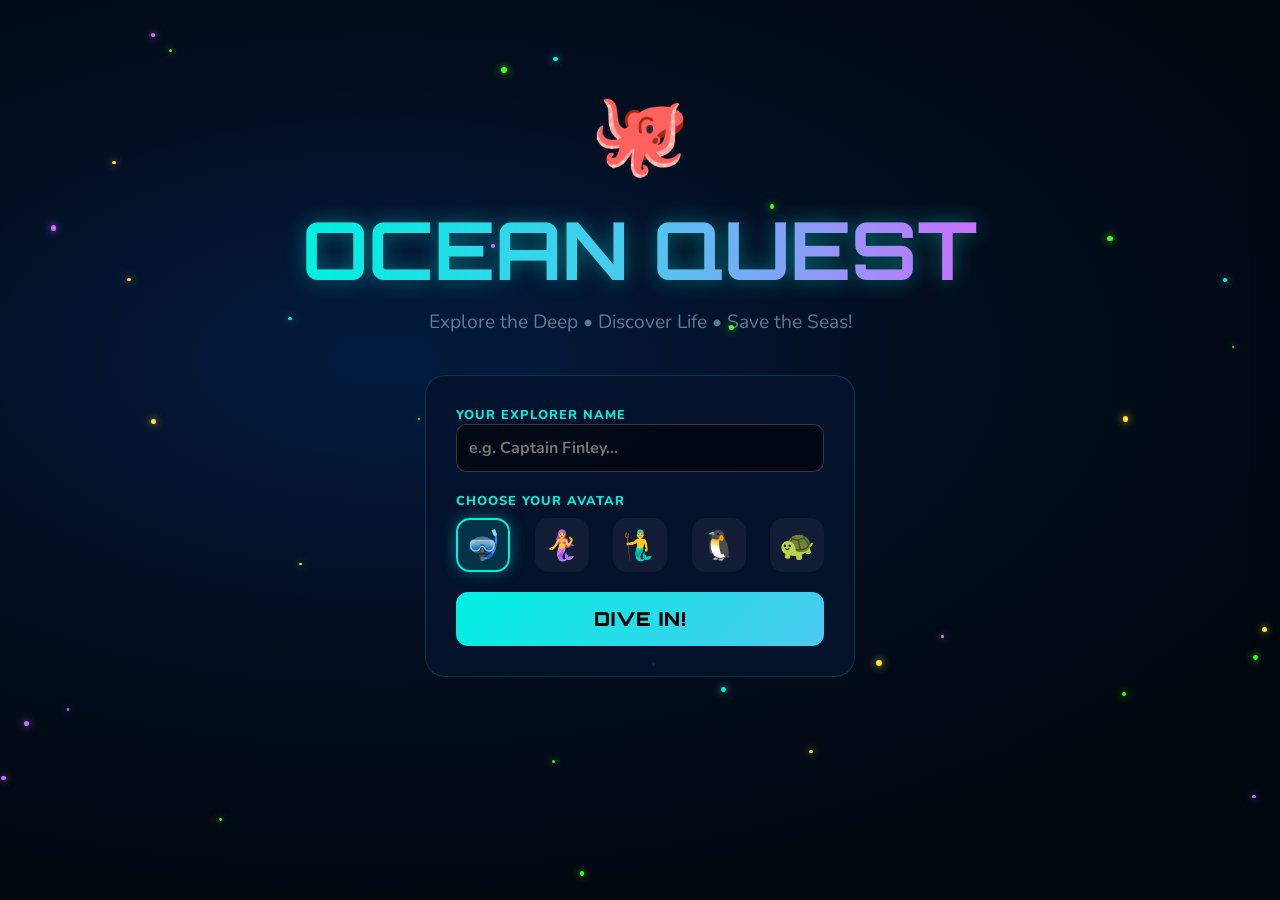
<file: ecology.html>
<!DOCTYPE html>
<html lang="en">
<head>
    <meta charset="UTF-8">
    <meta name="viewport" content="width=device-width, initial-scale=1.0">
    <title>Ocean Quest - Deep Sea Ecology Adventure</title>
    <script src="creature-data.js"></script>
    <script src="badge-system.js"></script>
    <link href="https://fonts.googleapis.com/css2?family=Orbitron:wght@700;900&family=Nunito:wght@600;700;800;900&display=swap" rel="stylesheet">
    <style>
        :root {
            --bg: #030d1e;
            --card-bg: rgba(4, 18, 44, 0.90);
            --card-border: rgba(0, 230, 220, 0.18);
            --cyan: #00f0e0;
            --cyan2: #4cc9f0;
            --green: #39ff14;
            --purple: #c96fff;
            --yellow: #ffe234;
            --red: #ff4d4d;
            --gold: #ffd700;
            --xp: #44ff88;
            --text: rgba(220, 245, 255, 1);
            --dim: rgba(160, 210, 235, 0.55);
        }

        * { box-sizing: border-box; margin: 0; padding: 0; }

        body {
            font-family: 'Nunito', sans-serif;
            background-color: var(--bg);
            color: var(--text);
            overflow-x: hidden;
            min-height: 100vh;
        }

        h1, h2, h3, h4, .orbitron { font-family: 'Orbitron', sans-serif; }
        button { cursor: pointer; border: none; outline: none; font-family: inherit; }

        /* Layers */
        #confetti-canvas { position: fixed; top: 0; left: 0; width: 100vw; height: 100vh; pointer-events: none; z-index: 9999; }
        #ocean-bg { position: fixed; top: 0; left: 0; width: 100vw; height: 100vh; z-index: 0; background: radial-gradient(ellipse 80% 60% at 30% 40%, #021b40 0%, #030d1e 55%, #010810 100%); overflow: hidden; }
        #hud { position: fixed; top: 0; left: 0; width: 100%; height: 60px; z-index: 200; background: rgba(2, 10, 25, 0.85); backdrop-filter: blur(8px); border-bottom: 1px solid var(--card-border); display: flex; align-items: center; justify-content: space-between; padding: 0 20px; transition: opacity 0.5s; }
        .screen { position: relative; z-index: 10; min-height: 100vh; padding-top: 80px; padding-bottom: 40px; display: flex; flex-direction: column; align-items: center; }
        
        /* Modals */
        .modal { position: fixed; inset: 0; background: rgba(0, 5, 15, 0.85); backdrop-filter: blur(4px); z-index: 500; display: flex; align-items: center; justify-content: center; opacity: 0; pointer-events: none; transition: opacity 0.3s ease; }
        .modal.active { opacity: 1; pointer-events: all; }
        .mbox { background: #04122e; border: 2px solid var(--cyan); border-radius: 26px; width: 90%; max-width: 520px; max-height: 88vh; overflow-y: auto; position: relative; padding: 25px; transform: scale(0.93) translateY(18px); transition: transform 0.4s cubic-bezier(0.175, 0.885, 0.32, 1.275); box-shadow: 0 10px 40px rgba(0, 240, 224, 0.15); }
        .modal.active .mbox { transform: scale(1) translateY(0); }
        .mclose { position: absolute; top: 15px; right: 15px; width: 30px; height: 30px; border-radius: 50%; background: rgba(255,255,255,0.1); color: white; font-weight: bold; border: 1px solid rgba(255,255,255,0.3); z-index: 10; }
        .mclose:hover { background: var(--red); border-color: var(--red); }

        /* Overlays */
        #lvl-overlay { position: fixed; inset: 0; background: rgba(0,0,0,0.8); z-index: 9997; display: flex; align-items: center; justify-content: center; opacity: 0; pointer-events: none; transition: opacity 0.4s; }
        .lvl-card { text-align: center; background: radial-gradient(circle, rgba(255,215,0,0.2) 0%, transparent 70%); padding: 40px; border-radius: 20px; transform: scale(0.8); transition: transform 0.4s; }
        #lvl-overlay.show { opacity: 1; pointer-events: all; }
        #lvl-overlay.show .lvl-card { transform: scale(1); }
        #lvl-text { font-size: 3.5rem; color: var(--gold); text-shadow: 0 0 20px var(--gold); font-family: 'Orbitron'; margin-bottom: 10px; }
        #lvl-sub { font-size: 1.4rem; font-weight: 800; color: white; }

        #badge-toast { position: fixed; bottom: 30px; left: 50%; transform: translateX(-50%) translateY(120px); z-index: 9998; background: var(--card-bg); border: 2px solid var(--cyan); border-radius: 50px; padding: 12px 24px; font-weight: 800; font-size: 1.1rem; box-shadow: 0 0 20px rgba(0,240,224,0.3); display: flex; align-items: center; gap: 10px; transition: transform 0.5s cubic-bezier(0.175, 0.885, 0.32, 1.275); }
        #badge-toast.show { transform: translateX(-50%) translateY(0); }
        
        .xp-pop { position: fixed; font-family: 'Orbitron'; font-size: 1.3rem; color: var(--xp); text-shadow: 0 0 10px var(--xp); z-index: 9999; pointer-events: none; animation: xpfly 1.4s ease-out forwards; }

        /* Utils & Animations */
        .hidden { display: none !important; }
        @keyframes rise { 0% { transform: translateY(100vh) translateX(0); opacity: 0; } 10% { opacity: 0.6; } 90% { opacity: 0.6; } 100% { transform: translateY(-10vh) translateX(calc(var(--drift) * 1px)); opacity: 0; } }
        @keyframes blink { 0%, 100% { opacity: 0; transform: scale(0.4); } 50% { opacity: 1; transform: scale(1.3); } }
        @keyframes float { 0%, 100% { transform: translateY(0); } 50% { transform: translateY(-10px); } }
        @keyframes popin { 0% { transform: scale(0) rotate(-180deg); } 100% { transform: scale(1) rotate(0); } }
        @keyframes shake { 0%, 100% { transform: translateX(0); } 25% { transform: translateX(-5px); } 75% { transform: translateX(5px); } }
        @keyframes pulse-glow { 0%, 100% { box-shadow: 0 0 10px var(--gold); border-color: var(--gold); } 50% { box-shadow: 0 0 25px var(--gold); border-color: #fff; } }
        @keyframes xpfly { 0% { transform: translateY(0) scale(1); opacity: 1; } 100% { transform: translateY(-75px) scale(1.4); opacity: 0; } }
        
        .bubble { position: absolute; border-radius: 50%; background: rgba(0, 240, 224, 0.15); border: 1px solid rgba(0, 240, 224, 0.3); animation: rise linear infinite; }
        .gldot { position: absolute; border-radius: 50%; animation: blink ease-in-out infinite; box-shadow: 0 0 8px currentColor; }

        /* HUD Components */
        .hud-left, .hud-right, .hud-center { display: flex; align-items: center; gap: 15px; }
        .hud-logo { font-size: 1.2rem; color: var(--cyan); text-shadow: 0 0 8px var(--cyan); letter-spacing: 1px; }
        .hud-profile { display: flex; align-items: center; gap: 8px; font-weight: 900; }
        .hud-lvl { background: var(--cyan); color: #000; padding: 2px 8px; border-radius: 12px; font-size: 0.8rem; font-weight: bold; }
        .hud-xp-box { display: flex; flex-direction: column; width: 120px; font-size: 0.7rem; color: var(--dim); }
        .hud-bar-bg { width: 100%; height: 7px; background: rgba(255,255,255,0.1); border-radius: 4px; overflow: hidden; margin-top: 2px; }
        .hud-bar-fill { height: 100%; background: var(--green); width: 0%; transition: width 0.9s ease-out; }
        .hud-score { color: var(--gold); font-size: 1.1rem; text-shadow: 0 0 5px rgba(255,215,0,0.5); }
        .hud-health-box { width: 140px; display: flex; flex-direction: column; font-size: 0.7rem; color: var(--dim); font-weight: bold; }
        .hud-health-fill { height: 100%; background: linear-gradient(90deg, var(--red) 0%, orange 50%, var(--green) 100%); width: 0%; transition: width 1s; }

        /* Setup Screen */
        .welcome-title { font-size: clamp(2.5rem, 8vw, 5rem); text-align: center; background: linear-gradient(90deg, var(--cyan), #4cc9f0, var(--purple)); -webkit-background-clip: text; -webkit-text-fill-color: transparent; filter: drop-shadow(0 0 10px rgba(0,240,224,0.4)); margin: 10px 0; }
        .welcome-sub { font-size: 1.2rem; color: var(--dim); margin-bottom: 40px; text-align: center; }
        .giant-emoji { font-size: 5rem; animation: float 4s ease-in-out infinite; }
        .setup-box { background: var(--card-bg); border: 1px solid var(--card-border); border-radius: 20px; padding: 30px; width: 90%; max-width: 430px; display: flex; flex-direction: column; gap: 20px; }
        .input-lbl { font-size: 0.8rem; color: var(--cyan); font-weight: 800; letter-spacing: 1px; text-transform: uppercase; }
        #player-name { background: rgba(0,0,0,0.5); border: 1px solid rgba(255,255,255,0.2); color: white; padding: 12px; border-radius: 10px; font-family: 'Nunito'; font-size: 1rem; font-weight: 700; outline: none; transition: border-color 0.3s, box-shadow 0.3s; }
        #player-name:focus { border-color: var(--cyan); box-shadow: 0 0 10px rgba(0,240,224,0.3); }
        .avatar-grid { display: flex; justify-content: space-between; gap: 10px; }
        .av-btn { font-size: 1.8rem; width: 54px; height: 54px; border-radius: 14px; background: rgba(255,255,255,0.05); border: 2px solid transparent; transition: all 0.2s; }
        .av-btn:hover { background: rgba(255,255,255,0.1); }
        .av-btn.sel { border-color: var(--cyan); background: rgba(0,240,224,0.15); box-shadow: 0 0 15px rgba(0,240,224,0.4); }
        .btn-primary { background: linear-gradient(135deg, var(--cyan), var(--cyan2)); color: #000; font-size: 1.2rem; padding: 15px; border-radius: 12px; font-weight: 900; letter-spacing: 1px; text-transform: uppercase; transition: transform 0.2s, box-shadow 0.2s; }
        .btn-primary:hover { transform: translateY(-2px); box-shadow: 0 5px 20px rgba(0,240,224,0.4); }

        /* Map Screen */
        .map-title { font-size: 2.2rem; color: var(--cyan); text-shadow: 0 0 10px var(--cyan); margin-bottom: 5px; }
        .big-health { width: 100%; max-width: 500px; display: flex; align-items: center; gap: 15px; background: rgba(0,0,0,0.4); padding: 15px; border-radius: 15px; margin-bottom: 30px; border: 1px solid rgba(255,255,255,0.1); }
        .big-health-bar { flex-grow: 1; height: 12px; background: rgba(255,255,255,0.1); border-radius: 6px; overflow: hidden; }
        .zones-list { display: flex; flex-direction: column; gap: 15px; width: 90%; max-width: 550px; }
        .zone-card { background: var(--card-bg); border: 1px solid var(--card-border); border-radius: 16px; padding: 20px; display: flex; align-items: center; cursor: pointer; transition: transform 0.3s, border-color 0.3s; position: relative; overflow: hidden; }
        .zone-card::before { content: ''; position: absolute; left: 0; top: 0; bottom: 0; width: 6px; background: var(--zc); }
        .zone-card:hover { transform: translateX(5px); border-color: var(--zc); }
        .zone-card.locked { opacity: 0.48; pointer-events: none; }
        .zone-card.done { border-color: var(--green); }
        .zc-emoji { font-size: 2.5rem; margin-right: 20px; }
        .zc-info { flex-grow: 1; }
        .zc-name { font-size: 1.3rem; color: white; text-shadow: 0 0 5px var(--zc); }
        .zc-depth { font-size: 0.8rem; color: var(--dim); margin-top: 2px; }
        .zc-status { text-align: right; }
        .stars { color: rgba(255,255,255,0.2); font-size: 1.2rem; letter-spacing: 2px; }
        .stars .gold { color: var(--gold); text-shadow: 0 0 5px var(--gold); }
        .tag-complete { background: rgba(57,255,20,0.15); color: var(--green); font-size: 0.7rem; padding: 4px 8px; border-radius: 10px; font-weight: bold; border: 1px solid var(--green); position: absolute; top: 10px; right: 10px; }

        /* Zone Hub Screen */
        .ghost-btn { background: transparent; color: var(--cyan); border: 1px solid var(--cyan); padding: 8px 16px; border-radius: 8px; font-weight: bold; transition: all 0.2s; cursor: pointer; }
        .ghost-btn:hover { background: rgba(0,240,224,0.1); }
        .zone-hdr { background: var(--card-bg); border: 1px solid var(--zc); box-shadow: 0 0 20px rgba(var(--zc-rgb), 0.2); border-radius: 20px; padding: 30px; text-align: center; width: 90%; max-width: 600px; margin-top: 30px; margin-bottom: 25px; }
        .zh-emoji { font-size: 3rem; margin-bottom: 10px; }
        .zh-name { font-size: 1.8rem; color: var(--zc); text-shadow: 0 0 10px var(--zc); margin-bottom: 5px; }
        .zh-depth { font-size: 0.9rem; color: var(--dim); margin-bottom: 15px; }
        .act-grid { display: grid; grid-template-columns: repeat(3, 1fr); gap: 15px; width: 90%; max-width: 700px; margin-bottom: 25px; }
        @media(max-width: 600px) { .act-grid { grid-template-columns: 1fr; } .ghost-btn.back-btn { position: relative; top: 0; left: 0; margin-bottom: 20px; } }
        .ghost-btn.back-btn { position: absolute; top: 80px; left: 20px; }
        .act-card { background: rgba(0,0,0,0.5); border: 1px solid rgba(255,255,255,0.1); border-radius: 16px; padding: 20px; text-align: center; cursor: pointer; transition: all 0.2s; position: relative; }
        .act-card:hover { background: rgba(255,255,255,0.05); transform: translateY(-3px); border-color: rgba(255,255,255,0.3); }
        .act-card.done { border-color: var(--green); background: rgba(57,255,20,0.05); }
        .ac-icon { font-size: 2.5rem; margin-bottom: 10px; }
        .ac-name { font-size: 1.1rem; font-weight: 900; color: white; margin-bottom: 5px; }
        .ac-sub { font-size: 0.8rem; color: var(--dim); margin-bottom: 10px; }
        .ac-xp { font-size: 0.85rem; color: var(--xp); font-weight: bold; background: rgba(68,255,136,0.1); padding: 3px 8px; border-radius: 10px; display: inline-block; }
        .ac-badge { position: absolute; top: -10px; right: -10px; width: 26px; height: 26px; background: var(--green); color: black; border-radius: 50%; display: flex; align-items: center; justify-content: center; font-weight: bold; border: 2px solid #000; }
        .zone-msg { font-size: 1rem; color: var(--dim); font-weight: bold; text-align: center; display: flex; flex-direction: column; align-items: center; gap: 15px; margin-bottom: 30px; }

        /* Generic Modals */
        .m-header { text-align: center; margin-bottom: 20px; }
        .m-title { font-size: 1.4rem; color: white; margin-bottom: 5px; }
        .pill { display: inline-block; padding: 4px 10px; border-radius: 12px; font-size: 0.75rem; font-weight: 800; border: 1px solid; }
        .pill.cyan { border-color: var(--cyan); color: var(--cyan); background: rgba(0,240,224,0.1); }
        .pill.purple { border-color: var(--purple); color: var(--purple); background: rgba(201,111,255,0.1); }
        .pill.red { border-color: var(--red); color: var(--red); background: rgba(255,77,77,0.1); }
        
        /* Discover Modal */
        .sp-count { font-size: 0.8rem; color: var(--dim); text-transform: uppercase; letter-spacing: 1px; }
        .sp-emoji { font-size: 4.8rem; margin: 15px 0; animation: popin 0.5s cubic-bezier(0.175, 0.885, 0.32, 1.275); }
        .sp-roles { display: flex; justify-content: center; gap: 10px; margin-bottom: 20px; }
        .fact-box { border-left: 4px solid var(--cyan); background: rgba(0,0,0,0.4); padding: 15px; border-radius: 0 10px 10px 0; margin-bottom: 20px; font-size: 0.95rem; line-height: 1.5; }
        .quiz-box { background: rgba(0,240,224,0.05); border-radius: 15px; padding: 15px; border: 1px solid rgba(0,240,224,0.2); }
        .qb-lbl { font-size: 0.75rem; color: var(--gold); font-weight: 900; margin-bottom: 10px; text-transform: uppercase; }
        .qb-q { font-weight: 800; font-size: 1rem; margin-bottom: 15px; }
        .q-btn { width: 100%; text-align: left; background: rgba(255,255,255,0.05); border: 1px solid rgba(255,255,255,0.1); color: white; padding: 12px 15px; border-radius: 10px; margin-bottom: 8px; font-size: 0.9rem; font-weight: 700; transition: all 0.2s; }
        .q-btn:hover:not(:disabled) { background: rgba(255,255,255,0.1); border-color: rgba(255,255,255,0.3); }
        .q-btn:disabled { opacity: 0.6; cursor: not-allowed; }
        .q-btn.right { background: rgba(57,255,20,0.2) !important; border-color: var(--green) !important; color: var(--green); }
        .q-btn.wrong { background: rgba(255,77,77,0.2) !important; border-color: var(--red) !important; color: var(--red); animation: shake 0.4s; }
        .btn-next { width: 100%; background: var(--cyan); color: #000; padding: 12px; border-radius: 10px; font-weight: 900; font-family: 'Orbitron'; margin-top: 15px; display: none; }

        /* Food Web Modal */
        .fw-hint { background: rgba(201,111,255,0.1); border: 1px solid rgba(201,111,255,0.3); color: #eebbff; padding: 10px; border-radius: 10px; text-align: center; font-size: 0.85rem; margin-bottom: 15px; }
        .fw-stage { height: 320px; background: rgba(0,0,0,0.3); border-radius: 15px; position: relative; border: 1px solid rgba(255,255,255,0.05); margin-bottom: 15px; }
        .fw-svg { position: absolute; top: 0; left: 0; width: 100%; height: 100%; pointer-events: none; z-index: 5; }
        .fw-node { position: absolute; transform: translate(-50%, -50%); z-index: 10; display: flex; flex-direction: column; align-items: center; width: 80px; cursor: pointer; }
        .fw-circle { width: 64px; height: 64px; border-radius: 50%; background: #0a1930; border: 2px solid rgba(255,255,255,0.15); display: flex; align-items: center; justify-content: center; font-size: 2rem; transition: all 0.2s; }
        .fw-node:hover .fw-circle { border-color: var(--cyan); box-shadow: 0 0 10px rgba(0,240,224,0.5); }
        .fw-node.sel .fw-circle { border-color: var(--gold); animation: pulse-glow 1.5s infinite; }
        .fw-node.correct .fw-circle { border-color: var(--green); box-shadow: 0 0 15px rgba(57,255,20,0.4); }
        .fw-label { font-size: 0.65rem; text-align: center; margin-top: 4px; font-weight: 800; line-height: 1.1; background: rgba(0,0,0,0.7); padding: 2px 4px; border-radius: 4px; }
        .fw-status { text-align: center; font-size: 0.9rem; font-weight: bold; min-height: 24px; margin-bottom: 10px; }
        .fw-actions { display: flex; justify-content: space-between; }
        .fw-btn { background: transparent; color: var(--dim); border: 1px solid rgba(255,255,255,0.2); padding: 6px 12px; border-radius: 6px; font-size: 0.8rem; font-weight: bold; transition: all 0.2s; }
        .fw-btn:hover { background: rgba(255,255,255,0.1); color: white; }

        /* Crisis Modal */
        .cr-story { font-size: 0.95rem; line-height: 1.5; color: rgba(255,255,255,0.85); margin-bottom: 15px; }
        .cr-conseq { border-left: 4px solid orange; background: rgba(0,0,0,0.4); padding: 15px; border-radius: 0 10px 10px 0; margin-bottom: 20px; font-size: 0.9rem; line-height: 1.5; }
        .cr-q { color: var(--cyan); font-weight: 900; margin-bottom: 15px; font-size: 1.05rem; }
        .cr-feedback { margin-top: 15px; padding: 15px; border-radius: 10px; font-size: 0.9rem; line-height: 1.4; display: none; }
        .cr-feedback.good { display: block; background: rgba(57,255,20,0.1); border: 1px solid var(--green); }
        .cr-feedback.bad { display: block; background: rgba(255,77,77,0.1); border: 1px solid var(--red); }
        .cr-fb-title { font-weight: 900; margin-bottom: 5px; font-size: 1rem; }
        .cr-fb-xp { color: var(--gold); font-family: 'Orbitron'; font-weight: 900; margin-top: 10px; display: block; }
        .vocab-chip { display: inline-block; border: 1px solid var(--cyan); color: var(--cyan); padding: 4px 10px; border-radius: 12px; font-size: 0.75rem; font-weight: 800; margin-top: 10px; background: rgba(0,240,224,0.05); }

        /* Done states for Modals */
        .done-screen { text-align: center; padding: 20px 0; }
        .ds-icon { font-size: 5rem; margin-bottom: 15px; color: var(--green); }
        .ds-title { font-size: 1.8rem; color: var(--green); margin-bottom: 10px; }
        .ds-text { font-size: 1rem; color: var(--dim); margin-bottom: 25px; }

        /* Master Food Web */
        .btn-master { background: linear-gradient(135deg, var(--purple), #ff007f); color: white; border-radius: 12px; font-weight: 900; font-family: 'Orbitron'; padding: 12px 20px; margin-top: 10px; width: 100%; max-width: 500px; font-size: 1.1rem; box-shadow: 0 0 15px rgba(201, 111, 255, 0.4); border: 1px solid rgba(255,255,255,0.2); }
        .mfw-stage { background: #010810; border-radius: 15px; width: 100%; height: 1600px; position: relative; overflow: hidden; margin-top: 15px; border: 1px solid var(--purple); }
        .mfw-svg { position: absolute; top: 0; left: 0; width: 100%; height: 100%; pointer-events: none; z-index: 5; }
        .mfw-zone-label { position: absolute; left: 10px; font-family: 'Orbitron'; font-size: 1.2rem; opacity: 0.3; z-index: 1; text-transform: uppercase; letter-spacing: 2px; }

        /* AI Chat Side Panel */
        .chat-panel {
            position: fixed;
            top: 0;
            right: -400px;
            width: 360px;
            max-width: 90vw;
            height: 100vh;
            background: rgba(4, 18, 44, 0.98);
            backdrop-filter: blur(12px);
            border-left: 1px solid var(--cyan);
            z-index: 9000; /* Stays above all standard 500 z-index modals */
            display: flex;
            flex-direction: column;
            transition: right 0.35s cubic-bezier(0.175, 0.885, 0.32, 1);
            box-shadow: -10px 0 40px rgba(0, 0, 0, 0.6);
            padding: 20px;
            padding-top: 25px;
        }
        .chat-panel.open { right: 0; }
        .chat-panel-close {
            position: absolute;
            top: 15px;
            right: 15px;
            width: 30px;
            height: 30px;
            border-radius: 50%;
            background: rgba(255,255,255,0.1);
            color: white;
            font-weight: bold;
            border: 1px solid rgba(255,255,255,0.3);
            z-index: 10;
        }
        .chat-panel-close:hover { background: var(--red); border-color: var(--red); }

        .fab-chat {
            position: fixed;
            bottom: 30px;
            right: 30px;
            width: 70px;
            height: 70px;
            border-radius: 50%;
            background: linear-gradient(135deg, var(--purple), #ff007f);
            color: white;
            font-size: 2.2rem;
            display: flex;
            align-items: center;
            justify-content: center;
            box-shadow: 0 5px 20px rgba(201, 111, 255, 0.5);
            cursor: pointer;
            z-index: 9001; /* Stays above the chat panel if overlapping */
            transition: transform 0.3s, box-shadow 0.3s, opacity 0.5s;
            border: 2px solid rgba(255,255,255,0.2);
            opacity: 0; pointer-events: none;
        }
        .fab-chat.show { opacity: 1; pointer-events: all; }
        .fab-chat:hover { transform: scale(1.1) rotate(5deg); box-shadow: 0 8px 25px rgba(201, 111, 255, 0.8); }
        .fab-tooltip {
            position: absolute; right: 85px; top: 50%; transform: translateY(-50%);
            background: rgba(0,0,0,0.9); padding: 8px 12px; border-radius: 8px;
            font-size: 0.9rem; font-family: 'Nunito', sans-serif;
            white-space: nowrap; pointer-events: none;
            border: 1px solid var(--purple); color: white;
            opacity: 0; transition: opacity 0.2s; font-weight: 800;
        }
        .fab-chat:hover .fab-tooltip { opacity: 1; }

        .cmsg { padding: 10px 14px; border-radius: 12px; font-size: 0.95rem; max-width: 90%; line-height: 1.4; animation: popin 0.3s ease-out; }
        .cmsg.ai { background: rgba(0, 240, 224, 0.15); border-bottom-left-radius: 2px; align-self: flex-start; border: 1px solid rgba(0,240,224,0.3); color: white; }
        .cmsg.user { background: rgba(57, 255, 20, 0.15); border-bottom-right-radius: 2px; align-self: flex-end; border: 1px solid rgba(57,255,20,0.3); color: var(--green); }
        .typing { font-style: italic; color: var(--dim); font-size: 0.85rem; align-self: flex-start; margin-left: 10px; }
        .chat-input-wrapper { display: flex; gap: 10px; margin-top: 10px; flex-shrink: 0; }
        .chat-input { flex-grow: 1; padding: 12px; border-radius: 10px; border: 1px solid var(--cyan); background: rgba(0,0,0,0.6); color: white; font-family: 'Nunito'; font-size: 1rem; outline: none; width: 100%; }
        .chat-input:focus { box-shadow: 0 0 10px rgba(0,240,224,0.3); }
        .chat-send-btn { padding: 10px 16px; font-size: 1rem; border-radius: 10px; background: linear-gradient(135deg, var(--cyan), var(--cyan2)); color: black; font-weight: 900; font-family: 'Orbitron'; cursor: pointer; transition: transform 0.2s; }
        .chat-send-btn:hover { transform: translateY(-2px); }
        .chat-send-btn:disabled { opacity: 0.5; cursor: not-allowed; transform: none; }
        .chat-mic-btn { background: rgba(255,255,255,0.05); border: 1px solid var(--cyan); color: white; border-radius: 10px; width: 44px; flex-shrink: 0; font-size: 1.2rem; cursor: pointer; transition: all 0.2s; display: flex; align-items: center; justify-content: center; }
        .chat-mic-btn:hover { background: rgba(0,240,224,0.1); }
        .chat-mic-btn.listening { background: rgba(255,77,77,0.2); border-color: var(--red); animation: pulse-glow-red 1.5s infinite; }
        @keyframes pulse-glow-red { 0%, 100% { box-shadow: 0 0 5px var(--red); border-color: var(--red); } 50% { box-shadow: 0 0 15px var(--red); border-color: #fff; } }
    </style>
</head>
<body>

    <canvas id="confetti-canvas"></canvas>
    <div id="ocean-bg" aria-hidden="true"></div>

    <header id="hud" class="hidden">
        <div class="hud-left">
            <div class="hud-logo orbitron">OCEAN QUEST</div>
            <div class="hud-profile">
                <span id="hud-av"></span>
                <span id="hud-name"></span>
                <span id="hud-lvl">LVL 1</span>
            </div>
        </div>
        <div class="hud-center">
            <div class="hud-xp-box">
                <span id="hud-xp-lbl">0 / 100 XP</span>
                <div class="hud-bar-bg"><div id="hud-xp-fill" class="hud-bar-fill"></div></div>
            </div>
            <div class="hud-score orbitron" id="hud-score">0 pts</div>
            <div title="Badges Earned">🏆 <span id="hud-badges">0</span></div>
        </div>
        <div class="hud-right">
            <div class="hud-health-box">
                <span>OCEAN HEALTH: <span id="hud-health-pct">0%</span></span>
                <div class="hud-bar-bg"><div id="hud-health-fill" class="hud-health-fill"></div></div>
            </div>
        </div>
    </header>

    <div id="lvl-overlay">
        <div class="lvl-card">
            <div id="lvl-text">LEVEL UP!</div>
            <div id="lvl-sub">You reached Level 2!</div>
        </div>
    </div>

    <div id="badge-toast">🏆 <span id="bt-msg">Badge Earned!</span></div>

    <!-- Floating Global Chat Button -->
    <button id="global-chat-btn" class="fab-chat" onclick="toggleChat()">
        👩‍🔬
        <div class="fab-tooltip">Ask Dr. Mariana ✨</div>
    </button>

    <!-- Screen 1: Welcome -->
    <div id="screen-welcome" class="screen">
        <div class="giant-emoji">🐙</div>
        <h1 class="welcome-title orbitron">OCEAN QUEST</h1>
        <div class="welcome-sub">Explore the Deep • Discover Life • Save the Seas!</div>
        <div class="setup-box">
            <div>
                <div class="input-lbl mb-2">YOUR EXPLORER NAME</div>
                <input type="text" id="player-name" placeholder="e.g. Captain Finley..." maxlength="22" style="width:100%;">
            </div>
            <div>
                <div class="input-lbl mb-2" style="margin-bottom:8px;">CHOOSE YOUR AVATAR</div>
                <div class="avatar-grid" id="av-grid">
                    <button class="av-btn sel" onclick="pickAv(this, '🤿')">🤿</button>
                    <button class="av-btn" onclick="pickAv(this, '🧜‍♀️')">🧜‍♀️</button>
                    <button class="av-btn" onclick="pickAv(this, '🧜‍♂️')">🧜‍♂️</button>
                    <button class="av-btn" onclick="pickAv(this, '🐧')">🐧</button>
                    <button class="av-btn" onclick="pickAv(this, '🐢')">🐢</button>
                </div>
            </div>
            <button class="btn-primary orbitron" onclick="startGame()">DIVE IN!</button>
        </div>
    </div>

    <!-- Screen 2: Map -->
    <div id="screen-map" class="screen hidden">
        <h2 class="map-title orbitron">OCEAN DEPTH MAP</h2>
        <div style="color:var(--dim); margin-bottom: 20px; text-align:center;">Complete each zone to unlock the next. Every action saves the ocean!</div>
        <div class="big-health">
            <div style="font-weight:900; font-size:0.9rem;">OCEAN HEALTH</div>
            <div class="big-health-bar"><div id="map-health-fill" class="hud-health-fill"></div></div>
            <div style="font-weight:900;" id="map-health-pct">0%</div>
        </div>
        <button class="btn-master" onclick="openMasterWeb()">🌐 VIEW MASTER FOOD WEB</button>
        <div id="zones-list" class="zones-list" style="margin-top: 20px;"></div>
    </div>

    <!-- Screen 3: Zone Hub -->
    <div id="screen-zone" class="screen hidden">
        <button class="ghost-btn back-btn" onclick="showScreen('map')">← Back to Map</button>
        <div id="zone-hdr-div" class="zone-hdr"></div>
        <div id="act-grid" class="act-grid"></div>
        <div id="zone-msg" class="zone-msg"></div>
    </div>

    <!-- Modals -->
    <div id="m-disc" class="modal">
        <div class="mbox">
            <button class="mclose" onclick="closeModal('m-disc')">X</button>
            <div id="disc-content"></div>
        </div>
    </div>

    <div id="m-fw" class="modal">
        <div class="mbox" style="max-width:600px;">
            <button class="mclose" onclick="closeModal('m-fw')">X</button>
            <div id="fw-content"></div>
        </div>
    </div>

    <div id="m-cr" class="modal">
        <div class="mbox">
            <button class="mclose" onclick="closeModal('m-cr')">X</button>
            <div id="cr-content"></div>
        </div>
    </div>

    <!-- Master Web Modal -->
    <div id="m-master" class="modal">
        <div class="mbox" style="max-width: 800px; width: 95%;">
            <button class="mclose" onclick="closeModal('m-master')">X</button>
            <div class="m-header" style="margin-bottom:10px;">
                <div class="m-title orbitron" style="color:var(--purple);">GLOBAL OCEAN FOOD WEB</div>
                <div style="color:var(--dim); font-size:0.85rem;">Connect species across the entire ocean!</div>
            </div>
            <div class="fw-status" id="mfw-status" style="color:var(--text); margin-bottom:10px; font-size:1.1rem; text-align:center;">Select starting prey...</div>
            <div class="mfw-stage" id="mfw-stage">
                <svg class="mfw-svg" id="mfw-svg"></svg>
                <div id="mfw-nodes-container"></div>
            </div>
        </div>
    </div>

    <!-- AI Chat Side Panel -->
    <div id="chat-panel" class="chat-panel">
        <button class="chat-panel-close" onclick="toggleChat()">X</button>
        <div class="m-header" style="margin-bottom:10px; margin-top: 10px; text-align: left;">
            <div class="m-title orbitron" style="color:var(--cyan2); font-size: 1.1rem;">ASK A BIOLOGIST ✨</div>
            <div style="color:var(--dim); font-size:0.85rem;" id="chat-subtitle">Ask me anything!</div>
        </div>
        <div id="chat-log" style="flex-grow: 1; overflow-y: auto; padding: 15px; background: rgba(0,0,0,0.4); border-radius: 12px; margin-bottom: 10px; display: flex; flex-direction: column; gap: 12px;">
            <!-- Messages go here -->
        </div>
        <div class="chat-input-wrapper">
            <button id="chat-mic-btn" class="chat-mic-btn" onclick="toggleVoice()" title="Use Microphone">🎤</button>
            <input type="text" id="chat-input" class="chat-input" placeholder="Type here..." onkeypress="if(event.key==='Enter') sendChat()">
            <button id="chat-send-btn" class="chat-send-btn" onclick="sendChat()">SEND</button>
        </div>
    </div>

<script>
/* ==========================================================================
   DATA
========================================================================== */
const ZONES_DATA = [
    {
        id: 'intertidal', name: 'Intertidal Zone', alt: 'Shoreline', depth: 'Tide Line', color: '#f4a261', emoji: '🏖️',
        species: [
            { name: 'Sea Lettuce', emoji: '🌿', role: 'Producer', level: 1, fact: "This bright green algae survives baking in the sun at low tide and crashing waves at high tide.", q: "How do seaweeds like Sea Lettuce stay anchored in crashing waves?", opts: ["Using strong root systems called holdfasts", "By burying themselves deep in the sand", "They glue themselves with sticky sap"], ans: 0 },
            { name: 'Acorn Barnacle', emoji: '🗻', role: 'Filter Feeder', level: 2, fact: "Barnacles spend their entire adult lives glued to one rock, kicking food into their mouths with feathery legs.", q: "What happens to barnacles when the tide goes out?", opts: ["They close their shells tightly to trap moisture", "They detach and crawl to the water", "They dry out and die"], ans: 0 },
            { name: 'Ochre Sea Star', emoji: '⭐', role: 'Keystone Predator', level: 3, fact: "Sea stars can pry open a mussel shell, eject their own stomach inside out, and digest the prey outside their body!", q: "If a sea star loses an arm, what happens?", opts: ["It can regrow (regenerate) the missing arm over time", "It swims in circles forever", "It immediately dies"], ans: 0 },
            { name: 'Shore Crab', emoji: '🦀', role: 'Scavenger', level: 2, fact: "Shore crabs hide under rocks and eat almost anything—dead fish, algae, or tiny snails.", q: "Why do shore crabs molt (shed shells)?", opts: ["To grow bigger, because their hard shell cannot stretch", "To change colors for the seasons", "To swim faster in the open ocean"], ans: 0 },
            { name: 'Seagull', emoji: '🪶', role: 'Aerial Predator', level: 4, fact: "Seagulls can drink saltwater! They have special glands above their eyes that filter out the salt.", q: "How do seagulls eat hard-shelled prey like crabs or clams?", opts: ["By flying high and dropping them on rocks to smash them", "By swallowing them whole and digesting the shell", "By waiting for the crab to molt"], ans: 0 }
        ],
        fw: { 
            nodes: [ {x:15, y:70}, {x:40, y:80}, {x:75, y:80}, {x:40, y:40}, {x:75, y:20} ],
            conns: [ [0,1], [1,2], [0,3], [3,4] ] 
        },
        crisis: {
            title: 'Coastal Runoff', badge: 'Shoreline Savior', badgemoji: '🛡️', vocab: 'EUTROPHICATION',
            story: "Heavy rains washed agricultural fertilizers from coastal farms straight into the bay. The sudden flood of nutrients is causing an explosive, unnatural algae bloom.",
            concept: "EUTROPHICATION: Excess nutrients cause algae to grow out of control. When the algae dies and decomposes, the process consumes all the oxygen in the water, suffocating fish.",
            questions: [
                {
                    q: "What is the FIRST thing that happens during a eutrophication event?",
                    opts: ["Algae populations explode rapidly (an algal bloom)", "All the fish immediately die of poisoning", "The water temperature drops below freezing"], ans: 0,
                    fbBad: ["", "The fertilizer isn't directly poisonous to fish.", "Fertilizers don't freeze water."],
                    fbGood: "CORRECT! The excess nitrogen and phosphorus act like plant steroids, causing an unnatural, massive algae bloom."
                },
                {
                    q: "How does the massive algae bloom actually end up killing marine animals?",
                    opts: ["Decomposing bacteria eat the dying algae and use up all the dissolved oxygen", "The algae grows so thick it tangles up all the fish", "The algae drinks all the water"], ans: 0,
                    fbBad: ["", "While thick, physical entanglement isn't the primary killer.", "Algae lives in water, it doesn't consume it."],
                    fbGood: "CORRECT! The true killer is the lack of oxygen (hypoxia) caused by the billions of bacteria breaking down the dead algae."
                },
                {
                    q: "What natural coastal feature acts as a 'filter' to trap runoff before it hits the ocean?",
                    opts: ["Wetlands and mangrove forests", "Sandy beaches", "Coral reefs"], ans: 0,
                    fbBad: ["", "Sand doesn't absorb excess agricultural nutrients effectively.", "Coral reefs are in the ocean and are victims of runoff, not filters."],
                    fbGood: "CORRECT! The root systems of wetlands and mangroves trap sediment and absorb excess nutrients brilliantly."
                },
                {
                    q: "What is the best long-term solution to prevent coastal eutrophication?",
                    opts: ["Reduce fertilizer use and restore destroyed coastal wetlands", "Pour bleach into the ocean to kill the algae", "Build a giant concrete wall around the beach"], ans: 0,
                    fbBad: ["", "Bleach would kill absolutely everything in the ecosystem.", "A wall would destroy the intertidal zone entirely."],
                    fbGood: "CORRECT! Prevention at the source (farms) combined with natural wetland restoration is the most effective approach."
                }
            ]
        }
    },
    {
        id: 'neritic', name: 'Neritic Zone', alt: 'Coastal Shelf', depth: '0-200m', color: '#2a9d8f', emoji: '🦦',
        species: [
            { name: 'Giant Kelp', emoji: '🎋', role: 'Producer', level: 1, fact: "Giant kelp can grow up to 2 feet in a single day! It forms underwater forests that shelter thousands of species.", q: "How does Giant Kelp reach the sunlight from the seafloor?", opts: ["Gas-filled bladders lift the fronds toward the surface", "It swims upward using microscopic fins", "It only grows in water 1 foot deep"], ans: 0 },
            { name: 'Purple Sea Urchin', emoji: '🦔', role: 'Primary Consumer', level: 2, fact: "Urchins use five calcium-carbonate teeth to chew through the tough stalks (holdfasts) of kelp.", q: "What happens when too many sea urchins live in a kelp forest?", opts: ["They chew through the holdfasts, destroying the entire kelp forest", "They protect the kelp from other predators", "They turn into kelp themselves"], ans: 0 },
            { name: 'Sea Otter', emoji: '🦦', role: 'Keystone Predator', level: 3, fact: "Sea otters don't have blubber! They rely on the thickest fur in the animal kingdom (1 million hairs per square inch) to stay warm.", q: "How do sea otters eat spiky sea urchins?", opts: ["They use rocks as tools to smash them open on their bellies", "They swallow them whole", "They dissolve them with acid spit"], ans: 0 },
            { name: 'Coastal Phyto', emoji: '🦠', role: 'Producer', level: 1, fact: "Coastal waters are murky green because they are packed with billions of phytoplankton thriving on nutrients washed from the land.", q: "Why are coastal waters greener than the open ocean?", opts: ["Higher concentrations of phytoplankton", "Reflection from the green grass on the shore", "Pollution from green paint factories"], ans: 0 },
            { name: 'Anchovy', emoji: '🐟', role: 'Planktivore', level: 2, fact: "Anchovies swim with their mouths wide open, filtering out tiny plankton from the water as they school in the millions.", q: "Why do anchovies swim in massive, synchronized schools?", opts: ["To confuse predators and make it hard to target a single fish", "To keep each other warm", "To communicate via telepathy"], ans: 0 },
            { name: 'Seagrass', emoji: '🌱', role: 'Producer Habitat', level: 1, fact: "Seagrass is a true flowering plant that stabilizes sediment and creates nursery habitat.", q: "What helps seagrass meadows hold the seafloor together?", opts: ["Underground roots and rhizomes", "Bioluminescent glue", "Coral skeletons"], ans: 0 },
            { name: 'Quahog Clam', emoji: '🦪', role: 'Filter Feeder', level: 2, fact: "Quahog clams burrow in sand or mud and filter microscopic algae from seawater.", q: "How does a thick shell help a quahog?", opts: ["It closes tightly against predators and drying", "It lets the clam fly away", "It turns sunlight into food"], ans: 0 },
            { name: 'Manatee', emoji: '🐋', role: 'Herbivore', level: 2, fact: "Manatees graze on seagrasses and other aquatic plants in warm shallow water.", q: "Why do manatees stay close to warm shallow waters?", opts: ["They need seagrass food and cannot tolerate long cold exposure", "They photosynthesize", "They only hunt deep squid"], ans: 0 },
            { name: 'Longfin Squid', emoji: '🦑', role: 'Predator', level: 3, fact: "Longfin squid hunt fish and crustaceans and move upward in the water column at night.", q: "What adaptation lets squid flash color patterns quickly?", opts: ["Chromatophores in the skin", "A calcium shell", "Baleen plates"], ans: 0 }
        ],
        fw: { 
            nodes: [ {x:12, y:78}, {x:34, y:62}, {x:58, y:42}, {x:14, y:24}, {x:38, y:24}, {x:70, y:78}, {x:54, y:78}, {x:88, y:54}, {x:72, y:24} ],
            conns: [ [0,1], [1,2], [3,4], [4,8], [5,6], [3,7], [6,7], [4,7] ] 
        },
        crisis: {
            title: 'Keystone Collapse', badge: 'Kelp Guardian', badgemoji: '🛡️', vocab: 'KEYSTONE SPECIES',
            story: "Sea otters were historically hunted for their incredibly dense fur. With the otters gone, the coastal ecosystem is throwing itself out of balance.",
            concept: "KEYSTONE SPECIES: A species on which other species in an ecosystem largely depend. If it is removed, the ecosystem changes drastically.",
            questions: [
                {
                    q: "With sea otters removed, what happens to the purple sea urchins?",
                    opts: ["Their population explodes because they have no natural predators", "They starve and die off completely", "They migrate to the deep abyss"], ans: 0,
                    fbBad: ["", "They have plenty of kelp to eat, so they won't starve yet.", "Urchins cannot survive the pressure of the abyss."],
                    fbGood: "CORRECT! Without otters keeping them in check, the urchin population multiplies uncontrollably."
                },
                {
                    q: "What does this massive population of urchins do to the Giant Kelp?",
                    opts: ["They eat the kelp holdfasts, creating barren underwater deserts", "They help the kelp grow faster by fertilizing it", "They protect the kelp from fish"], ans: 0,
                    fbBad: ["", "Excessive grazing destroys the kelp faster than it can grow.", "Urchins are the main threat to the kelp here."],
                    fbGood: "CORRECT! This creates an 'Urchin Barren'—a lifeless rocky seafloor stripped of all kelp."
                },
                {
                    q: "What makes the Sea Otter a 'Keystone Species'?",
                    opts: ["Its presence holds the entire structure of the ecosystem together", "It is made literally out of stone", "It is the largest animal in the ocean"], ans: 0,
                    fbBad: ["", "Keystone is an architectural metaphor.", "Blue whales are the largest."],
                    fbGood: "CORRECT! Just like the keystone in an arch, removing the otter causes the whole kelp ecosystem to collapse."
                },
                {
                    q: "How can scientists best restore the kelp forest?",
                    opts: ["Reintroduce sea otters and actively cull excess urchins", "Plant plastic kelp", "Introduce great white sharks to eat the urchins"], ans: 0,
                    fbBad: ["", "Plastic kelp doesn't provide food or cycle nutrients.", "Sharks don't eat urchins."],
                    fbGood: "CORRECT! Bringing back the keystone predator is the most natural way to restore the balance."
                }
            ]
        }
    },
    {
        id: 'sunlight', name: 'Sunlight Zone', alt: 'Epipelagic', depth: 'Open 0-200m', color: '#00b4d8', emoji: '🌊',
        species: [
            { name: 'Phytoplankton', emoji: '🦠', role: 'Producer', level: 1, fact: "Phytoplankton produce over 50% of Earth's oxygen—more than all rainforests combined!", q: "Phytoplankton make food using sunlight. What is this process called?", opts: ["Photosynthesis", "Chemosynthesis", "Bioluminescence"], ans: 0 },
            { name: 'Zooplankton', emoji: '🦐', role: 'Primary Consumer', level: 2, fact: "Zooplankton make the biggest daily animal migration on Earth!", q: "Why do zooplankton sink back to the dark every morning?", opts: ["To hide from predators in the darkness", "They need to sleep", "They follow warmer water"], ans: 0 },
            { name: 'Bluefin Tuna', emoji: '🐟', role: 'Secondary Consumer', level: 3, fact: "Bluefin Tuna can swim at 45 mph—as fast as a car on a highway!", q: "The correct energy flow in the sunlit food chain is:", opts: ["Sun → Phytoplankton → Zooplankton → Tuna", "Tuna → Zooplankton → Phytoplankton → Sun", "Zooplankton → Phytoplankton → Tuna"], ans: 0 },
            { name: 'Great White Shark', emoji: '🦈', role: 'Apex Predator', level: 4, fact: "Sharks keep oceans healthy by hunting weak and sick animals.", q: "An 'apex predator' like a shark means:", opts: ["Nothing naturally hunts it in the wild", "It only eats plants", "It lives at the deepest part of the ocean"], ans: 0 },
            { name: 'Jellyfish', emoji: '🪼', role: 'Primary Consumer', level: 2, fact: "Jellyfish are 95% water and have no brain, blood, or heart!", q: "Since jellyfish lack a brain, how do they survive?", opts: ["A simple nerve net detects stimuli", "They are controlled by the tide", "They rely entirely on symbiotic bacteria"], ans: 0 },
            { name: 'Sea Turtle', emoji: '🐢', role: 'Secondary Consumer', level: 3, fact: "Leatherback sea turtles are immune to jellyfish stings and eat hundreds of them a day.", q: "Why might a sea turtle accidentally eat a plastic bag?", opts: ["It looks exactly like a swimming jellyfish", "The plastic smells like fish", "They need the salt from the plastic"], ans: 0 }
        ],
        fw: { 
            nodes: [ {x:15, y:80}, {x:35, y:60}, {x:65, y:40}, {x:85, y:20}, {x:50, y:80}, {x:80, y:60} ],
            conns: [ [0,1], [1,2], [2,3], [1,4], [4,5], [5,3] ] 
        },
        crisis: {
            title: 'Microplastic Invasion', badge: 'Sunlight Guardian', badgemoji: '🛡️', vocab: 'BIOACCUMULATION',
            story: "Millions of plastic bottles and bags are breaking down into 'microplastics' - pieces smaller than a grain of rice. Zooplankton are mistaking these tiny bits for food!",
            concept: "BIOACCUMULATION: Toxins concentrate up the food chain. Apex predators suffer the most from plastic dropped at the bottom!",
            questions: [
                {
                    q: "What is the BEST scientific response to ocean microplastic pollution?",
                    opts: ["Remove all fish from the polluted zone", "Reduce single-use plastics AND run ocean cleanup programs", "Release extra zooplankton to dilute the plastic"], ans: 1,
                    fbBad: ["Removing fish would devastate the food web and the plastic would still remain.", "", "More zooplankton just means more bioaccumulation!"],
                    fbGood: "YES! Prevention at the source + active cleanup is most effective."
                },
                {
                    q: "How do ingested microplastics primarily harm zooplankton?",
                    opts: ["They create a false sense of fullness, leading to starvation", "They cause the zooplankton to sink", "They turn them into apex predators"], ans: 0,
                    fbBad: ["", "Plastics are often buoyant, actually making it harder to sink.", "Eating plastic does not increase trophic level."],
                    fbGood: "CORRECT! Their tiny stomachs fill with indigestible plastic, leaving no room for actual nutritious food."
                },
                {
                    q: "What role do ocean surface currents play in this plastic crisis?",
                    opts: ["They break down the plastic completely", "They concentrate plastics into massive 'garbage patches' (gyres)", "They push all plastic safely onto beaches"], ans: 1,
                    fbBad: ["Plastic takes hundreds of years to break down, currents just move it.", "", "Much of it remains trapped in the open ocean for decades."],
                    fbGood: "CORRECT! Ocean gyres act like giant whirlpools, trapping millions of tons of plastic in the center of the ocean."
                },
                {
                    q: "If a seabird eats a fish full of microplastics, what happens to the toxins?",
                    opts: ["The bird magically digests them", "They are harmlessly passed through", "They bioaccumulate into the bird's tissues"], ans: 2,
                    fbBad: ["Birds cannot digest synthetic plastics.", "The chemical toxins attached to plastics leach out into the body.", ""],
                    fbGood: "CORRECT! The toxins transfer from the fish to the bird, magnifying the concentration at the top of the food web."
                }
            ]
        }
    },
    {
        id: 'twilight', name: 'Twilight Zone', alt: 'Mesopelagic', depth: '200-1000m', color: '#4361ee', emoji: '🦑',
        species: [
            { name: 'Lanternfish', emoji: '🐟', role: 'Vertical Migrator', level: 2, fact: "Lanternfish are the most abundant vertebrate on Earth by weight!", q: "Lanternfish use bioluminescence. This light helps them:", opts: ["Confuse predators looking up from below", "Attract mates like a lighthouse", "Hunt zooplankton in the dark"], ans: 0 },
            { name: 'Humboldt Squid', emoji: '🦑', role: 'Aggressive Pack Hunter', level: 3, fact: "Humboldt squid hunt in packs of hundreds, flashing red and white color signals.", q: "Humboldt squid flash color signals rapidly. This is used for:", opts: ["Communicating tactics with each other", "Photosynthesis from bioluminescence", "Attracting phytoplankton"], ans: 0 },
            { name: 'Sperm Whale', emoji: '🐋', role: 'Deep-Diving Apex', level: 4, fact: "Sperm whales dive 3,000 meters deep and hold their breath for 90 minutes!", q: "Sperm whales produce a powerful click. This may:", opts: ["Stun squid prey before catching them", "Call for help from distant whales", "Echo-locate bottom sediments"], ans: 0 },
            { name: 'Copepod', emoji: '🦐', role: 'Primary Consumer', level: 2, fact: "Copepods have a single red eye and are the 'insects of the sea'.", q: "Why are copepods crucial to the twilight zone?", opts: ["They are the main food source for lanternfish", "They produce light for the whole zone", "They eat giant squids"], ans: 0 },
            { name: 'Viperfish', emoji: '🐡', role: 'Ambush Predator', level: 3, fact: "Viperfish have teeth so large they don't fit inside their mouth!", q: "Why do deep-sea predators like viperfish have such huge teeth?", opts: ["To ensure prey cannot escape since meals are rare", "To chew through coral reefs", "To filter tiny plankton"], ans: 0 },
            { name: 'Eye-flash Squid', emoji: '💡', role: 'Counterilluminator', level: 3, fact: "Eye-flash squid glow on their undersides to erase their shadows from predators below.", q: "What is counterillumination?", opts: ["Using light to match the background and hide a silhouette", "Having a dark back and light belly", "Making electricity to stun prey"], ans: 0 }
        ],
        fw: { 
            nodes: [ {x:38, y:64}, {x:62, y:42}, {x:84, y:20}, {x:14, y:82}, {x:30, y:30}, {x:56, y:76} ], 
            conns: [ [3,0], [0,1], [1,2], [3,4], [4,1], [3,5], [5,2] ] 
        },
        crisis: {
            title: 'Industrial Deep-Sea Trawling', badge: 'Twilight Defender', badgemoji: '🛡️', vocab: 'CARBON PUMP',
            story: "Fishing companies are dragging enormous nets through the twilight zone, scooping up billions of lanternfish for fishmeal and pet food.",
            concept: "BIOLOGICAL CARBON PUMP: Lanternfish eat carbon-rich plankton at the surface, then carry it deep. Without them, CO2 stays in the atmosphere!",
            questions: [
                {
                    q: "How should we protect the twilight zone's biological carbon pump?",
                    opts: ["Ban all trawling in the mesopelagic zone", "Replace lanternfish with farmed fish", "Pump oxygen via pipes"], ans: 0,
                    fbBad: ["", "Farmed fish don't vertically migrate to pump carbon.", "Oxygen isn't the issue, physically moving carbon is."],
                    fbGood: "CORRECT! Lanternfish are worth far more alive as a CARBON PUMP than as fishmeal."
                },
                {
                    q: "Why are lanternfish crucial for other twilight predators?",
                    opts: ["They provide the only source of heat", "They are the main link bringing surface energy to the deep", "They build reefs for shelter"], ans: 1,
                    fbBad: ["Lanternfish are cold-blooded.", "", "There are no coral reefs in the open twilight waters."],
                    fbGood: "CORRECT! They 'commute' to the surface for food, then become food for deep-sea predators when they return."
                },
                {
                    q: "If the biological carbon pump stops, what happens to global climate?",
                    opts: ["The ocean freezes over", "More CO2 remains in the atmosphere, accelerating warming", "It rains more frequently"], ans: 1,
                    fbBad: ["Stopping the pump does not freeze the ocean.", "", "Rain patterns might shift, but warming is the direct chemical result."],
                    fbGood: "CORRECT! The deep ocean safely stores carbon for centuries. Disrupted, that carbon warms the globe."
                },
                {
                    q: "How does noise pollution from giant trawlers affect this zone?",
                    opts: ["It disrupts the echolocation of diving whales", "It makes lanternfish swim faster", "It causes bioluminescence to burn out"], ans: 0,
                    fbBad: ["", "Noise causes panic and scatters schools, making them exhausted.", "Bioluminescence is chemical, not affected by sound waves."],
                    fbGood: "CORRECT! Sperm whales rely entirely on sound to find squid in total darkness. Trawler noise blinds them."
                }
            ]
        }
    },
    {
        id: 'midnight', name: 'Midnight Zone', alt: 'Bathypelagic', depth: '1000-4000m', color: '#9b5de5', emoji: '🌑',
        species: [
            { name: 'Marine Snow', emoji: '❄️', role: 'Energy Source', level: 0, fact: "Marine snow is a constant shower of dead plankton and particles drifting down.", q: "Where does marine snow's energy originally come from?", opts: ["Sunlight from upper zones", "Volcanic heat", "Chemical reactions"], ans: 0 },
            { name: 'Anglerfish', emoji: '🎣', role: 'Ambush Predator', level: 2, fact: "Females use a bioluminescent lure to attract prey in total darkness!", q: "How does the lure work?", opts: ["Like a glowing baited hook", "Scares away predators", "Communicates with others"], ans: 0 },
            { name: 'Giant Squid', emoji: '👁️', role: 'Elusive Giant', level: 3, fact: "Giant squid have eyes the size of dinner plates!", q: "Why do Giant Squid have massive eyes?", opts: ["To detect faint predator glows", "To see deep-sea coral", "To navigate by moonlight"], ans: 0 },
            { name: 'Vampire Squid', emoji: '🦑', role: 'Detritivore', level: 2, fact: "It doesn't drink blood! It uses sticky filaments to catch falling marine snow.", q: "What does the Vampire Squid primarily eat?", opts: ["Marine snow (detritus)", "Smaller squid", "Whale blood"], ans: 0 },
            { name: 'Sleeper Shark', emoji: '🦈', role: 'Apex Scavenger', level: 4, fact: "These sluggish sharks live up to 400 years and scavenge giant squid carcasses.", q: "How does the Sleeper Shark conserve energy?", opts: ["By swimming extremely slowly in the cold water", "By hibernating in the mud", "By photosynthesizing"], ans: 0 }
        ],
        fw: { 
            nodes: [ {x:15, y:80}, {x:40, y:60}, {x:65, y:40}, {x:30, y:30}, {x:85, y:20} ], 
            conns: [ [0,1], [1,2], [0,3], [3,2], [2,4] ] 
        },
        crisis: {
            title: 'Whale Fall Disturbance', badge: 'Midnight Sentinel', badgemoji: '🛡️', vocab: 'ALLOCHTHONOUS',
            story: "A dead sperm whale sank to the midnight zone. A research sub is accidentally disturbing the carcass before creatures can colonize it.",
            concept: "ALLOCHTHONOUS ENERGY: Energy from OUTSIDE the zone (the whale) acts like an oasis supporting hundreds of species.",
            questions: [
                {
                    q: "What is the scientifically correct response to a whale fall discovery?",
                    opts: ["Observe passively from a safe distance", "Remove the carcass to prevent contamination", "Add lights to help animals find it"], ans: 0,
                    fbBad: ["", "The decomposing whale IS the ecosystem!", "Artificial lights would blind darkness-adapted animals."],
                    fbGood: "PERFECT! Whale falls are invaluable. They go through distinct stages of ecological succession."
                },
                {
                    q: "What is the FIRST stage of a whale fall ecosystem?",
                    opts: ["Bone-eating worms taking root", "Mobile scavengers like hagfish stripping soft tissue", "Sulfur-loving bacteria forming mats"], ans: 1,
                    fbBad: ["Worms can only access the bone once the blubber is gone.", "", "Bacteria mats form much later during the sulfophilic stage."],
                    fbGood: "CORRECT! Hagfish and sleeper sharks can strip the soft meat off a giant whale in just a few months."
                },
                {
                    q: "How do Osedax (zombie worms) feed on the remaining skeleton?",
                    opts: ["They use sharp teeth to bite the bone", "They secrete acid to dissolve bone and use symbiotic bacteria", "They smash the bones with heavy tails"], ans: 1,
                    fbBad: ["Osedax worms completely lack a mouth and teeth!", "", "They are tiny worms, incapable of smashing bone."],
                    fbGood: "CORRECT! They have root-like structures that melt into the bone, letting bacteria digest the rich lipids inside."
                },
                {
                    q: "Why are whale falls crucial for deep-sea biodiversity?",
                    opts: ["They act as 'stepping stones' for species to cross the barren ocean floor", "They poison rival predators", "They block volcanic vents"], ans: 0,
                    fbBad: ["", "They enrich the environment, they don't poison it.", "They are entirely separate from volcanic vents."],
                    fbGood: "CORRECT! The vast abyss is mostly empty. Whale falls provide waystations for unique species to spread."
                }
            ]
        }
    },
    {
        id: 'benthic', name: 'Deep Benthic Zone', alt: 'Deep Seafloor', depth: 'Ocean Floor', color: '#8338ec', emoji: '🪸',
        species: [
            { name: 'Marine Snow', emoji: '❄️', role: 'Energy Source', level: 0, fact: "By the time it hits the bottom, this snow has fallen for weeks and is the main food for seafloor life.", q: "What happens to the marine snow that isn't immediately eaten?", opts: ["It turns into thick mud and sediment on the seafloor", "It floats back to the surface", "It dissolves into fresh water"], ans: 0 },
            { name: 'Hagfish', emoji: '🪱', role: 'Scavenger', level: 2, fact: "Hagfish produce buckets of suffocating slime in seconds when attacked!", q: "Why do hagfish tie themselves into knots?", opts: ["To gain leverage to tear off chunks of meat from carcasses", "Because they are bored", "To trap smaller fish"], ans: 0 },
            { name: 'Blobfish', emoji: '🐡', role: 'Ambush Predator', level: 3, fact: "They lack muscle and simply hover just above the seafloor, swallowing whatever drifts into their mouths.", q: "Why does the blobfish look 'blobby' at the surface?", opts: ["It is adapted to high pressure and expands when brought up", "It is made of jelly", "It gets sunburned"], ans: 0 },
            { name: 'Cold Seep Bacteria', emoji: '🦠', role: 'Chemosynthetic Producer', level: 1, fact: "Unlike hot vents, cold seeps slowly leak methane and hydrogen sulfide from the seafloor over thousands of years.", q: "What do cold seep bacteria use to make food?", opts: ["Methane and sulfide gas", "Sunlight", "Marine snow"], ans: 0 },
            { name: 'Tube Anemone', emoji: '🪼', role: 'Consumer', level: 2, fact: "These anemones build tubes out of their own mucus and stinging cells to hide in.", q: "How do tube anemones survive in the dark benthic zone?", opts: ["They catch drifting organic matter and cold-seep bacteria", "They rely on photosynthesis", "They eat giant squid"], ans: 0 }
        ],
        fw: { 
            nodes: [ {x:15, y:20}, {x:40, y:40}, {x:75, y:60}, {x:15, y:80}, {x:40, y:80} ],
            conns: [ [0,1], [1,2], [3,4] ] 
        },
        crisis: {
            title: 'Benthic Dead Zone', badge: 'Seafloor Sentinel', badgemoji: '🛡️', vocab: 'HYPOXIA',
            story: "A massive, dense pocket of water with nearly zero oxygen (a 'dead zone') is settling onto the deep seafloor, suffocating slow-moving benthic animals.",
            concept: "HYPOXIA: Water completely depleted of oxygen. Unlike pelagic fish that can quickly swim away, benthic organisms are trapped on the seafloor and suffocate.",
            questions: [
                {
                    q: "What is a Benthic Dead Zone (Hypoxia)?",
                    opts: ["An area of the ocean with zero or critically low dissolved oxygen", "A place where the water temperature is boiling", "A spot where no sunlight reaches"], ans: 0,
                    fbBad: ["", "Water temperature doesn't strictly define a dead zone.", "The entire deep sea lacks sunlight, but isn't necessarily a dead zone."],
                    fbGood: "CORRECT! Hypoxia refers specifically to the lack of life-giving oxygen in the water column."
                },
                {
                    q: "Why are benthic (seafloor) animals hit hardest by dead zones?",
                    opts: ["They move too slowly or are permanently attached to the bottom and cannot escape", "They need the most oxygen in the ocean", "They are allergic to the mud"], ans: 0,
                    fbBad: ["", "They actually require relatively little oxygen, but zero oxygen is still lethal.", "They evolved to live in the mud."],
                    fbGood: "CORRECT! Fast pelagic fish can simply swim around the hypoxic pocket. Benthic creatures are trapped."
                },
                {
                    q: "What is the primary human-caused origin of massive deep-water dead zones?",
                    opts: ["Agricultural fertilizer runoff washing down rivers into the sea", "Dropping metal anchors on the seafloor", "Using submarine sonar too loudly"], ans: 0,
                    fbBad: ["", "Physical damage is bad, but doesn't remove oxygen from the water.", "Sound waves do not alter oxygen chemistry."],
                    fbGood: "CORRECT! Nutrient runoff causes surface algal blooms. When those die and sink, bacteria consume all the oxygen at the bottom."
                },
                {
                    q: "What is the most effective way to shrink ocean dead zones?",
                    opts: ["Implement stricter fertilizer management on upstream farms", "Pump giant oxygen tanks down to the seafloor", "Harvest all the algae by hand"], ans: 0,
                    fbBad: ["", "The ocean is far too large to mechanically oxygenate.", "It's practically impossible to harvest microscopic algae across millions of square miles."],
                    fbGood: "CORRECT! Preventing the excessive nutrients from entering the rivers in the first place is the only viable cure."
                }
            ]
        }
    },
    {
        id: 'abyss', name: 'Abyssal Zone', alt: 'Abyssopelagic', depth: '4000-6000m', color: '#480ca8', emoji: '🕳️',
        species: [
            { name: 'Sea Cucumber', emoji: '🥒', role: 'Benthic Detritivore', level: 1, fact: "Sea cucumbers breathe through their rear end!", q: "Sea cucumbers are 'detritivores.' What does that mean they eat?", opts: ["Dead organic matter on the seafloor", "Phytoplankton", "Smaller shrimp"], ans: 0 },
            { name: 'Giant Isopod', emoji: '🪲', role: 'Abyssal Scavenger', level: 2, fact: "Giant isopods can survive WITHOUT EATING for over 5 years!", q: "How long can Giant Isopods survive with no food?", opts: ["Over 5 years", "6 months", "3 weeks"], ans: 0 },
            { name: 'Snailfish', emoji: '👻', role: 'Ultra-Deep Predator', level: 3, fact: "Snailfish cells produce a chemical called TMAO to survive crushing pressure.", q: "How do they survive 8,000m deep pressure?", opts: ["A chemical (TMAO) protects their cells", "Metal skeleton", "Pressurized gas"], ans: 0 },
            { name: 'Brittle Star', emoji: '⭐', role: 'Detritivore', level: 1, fact: "They carpet the abyssal plain, sweeping the mud for edible particles.", q: "How do brittle stars find food in the mud?", opts: ["Using sensitive, flexible arms", "By swimming rapidly", "By shooting venom"], ans: 0 },
            { name: 'Dumbo Octopus', emoji: '🐙', role: 'Benthic Predator', level: 3, fact: "Named for its ear-like fins, it hovers just above the seafloor seeking prey.", q: "How does the Dumbo Octopus move?", opts: ["Flapping its ear-like fins", "Jet propulsion only", "Walking on two legs"], ans: 0 }
        ],
        fw: { 
            nodes: [ {x:20, y:75}, {x:50, y:50}, {x:80, y:25}, {x:20, y:30}, {x:50, y:20} ], 
            conns: [ [0,1], [1,2], [3,1], [3,4], [4,2] ] 
        },
        crisis: {
            title: 'Deep-Sea Mining Alert', badge: 'Abyss Avenger', badgemoji: '🛡️', vocab: 'PRECAUTIONARY PRINCIPLE',
            story: "Corporations want to mine 'polymetallic nodules' from the abyssal plain. Massive machines would plow through the seafloor, destroying everything.",
            concept: "PRECAUTIONARY PRINCIPLE: When actions risk severe irreversible harm, the burden of proof lies on showing it's safe - not on proving it's harmful.",
            questions: [
                {
                    q: "What is the most responsible approach to abyssal resource management?",
                    opts: ["Start mining before regulations are finalized", "Require full ecosystem mapping before any permits are issued", "Mine selectively then replant sea cucumbers"], ans: 1,
                    fbBad: ["Racing to mine is what conservationists fear most.", "", "Transplanted animals won't survive the abyssal pressure changes."],
                    fbGood: "EXACTLY! The PRECAUTIONARY PRINCIPLE is international law for the deep sea."
                },
                {
                    q: "What is a major secondary threat from mining machines scraping the bottom?",
                    opts: ["Massive sediment plumes smothering filter feeders", "The machines catching on fire", "Spilling fresh water into the salt water"], ans: 0,
                    fbBad: ["", "Fires are impossible 4,000m underwater.", "Freshwater isn't used by these machines."],
                    fbGood: "CORRECT! The fine mud gets kicked up and can drift for miles, choking delicate animals that filter the water."
                },
                {
                    q: "Why is recovery from disturbance so agonizingly slow in the abyss?",
                    opts: ["Because the animals are lazy", "Extremely low food and cold temperatures result in very slow growth rates", "Because there is too much sunlight"], ans: 1,
                    fbBad: ["It's biological adaptation, not laziness.", "", "There is zero sunlight in the abyss."],
                    fbGood: "CORRECT! Some nodules take millions of years to grow, and abyssal sponges can live for thousands of years."
                },
                {
                    q: "What is a sustainable alternative to destroying the abyss for battery metals?",
                    opts: ["Mining the moon instead", "Recycling existing electronics and improving battery technology", "Burning more coal"], ans: 1,
                    fbBad: ["Moon mining is currently economically and technologically unfeasible.", "", "Coal worsens climate change, harming the entire ocean."],
                    fbGood: "CORRECT! Advancing recycling and using sodium-ion batteries reduces the desperate need for deep-sea cobalt."
                }
            ]
        }
    },
    {
        id: 'hadal', name: 'Hadal Zone & Vents', alt: 'Hydrothermal Vents', depth: '6000m+', color: '#e63946', emoji: '🌋',
        species: [
            { name: 'Chemo-Bacteria', emoji: '🦠', role: 'Chemosynthetic Producer', level: 1, fact: "These bacteria convert toxic volcanic chemicals into food energy!", q: "Vent bacteria making food from chemicals is called:", opts: ["Chemosynthesis", "Photosynthesis", "Electrosynthesis"], ans: 0 },
            { name: 'Giant Tubeworm', emoji: '🪱', role: 'Chemosynthesis Host', level: 2, fact: "Giant tubeworms have NO MOUTH or STOMACH. They host billions of bacteria inside.", q: "How do tubeworms get energy?", opts: ["From symbiotic bacteria living inside them", "Absorbing minerals", "Filtering marine snow"], ans: 0 },
            { name: 'Yeti Crab', emoji: '🦀', role: 'Vent Farmer', level: 3, fact: "Yeti crabs farm their own bacteria food on their hairy claws!", q: "Where do Yeti Crabs wave their hairy claws to farm bacteria?", opts: ["Near hydrothermal vent flows", "At the surface", "Inside tubeworms"], ans: 0 },
            { name: 'Vent Mussel', emoji: '🦪', role: 'Primary Consumer', level: 2, fact: "They thrive at the edge of the scalding hot vent water.", q: "How do vent mussels survive the toxic water?", opts: ["Symbiotic bacteria in their gills process the toxins", "They keep their shells permanently closed", "They have a metal shell"], ans: 0 },
            { name: 'Vent Octopus', emoji: '🐙', role: 'Apex Predator', level: 4, fact: "They lay their eggs near the hot vents to speed up hatching time.", q: "Why use the vent heat for eggs?", opts: ["It cuts incubation time from years down to months", "It cooks the eggs", "It makes the eggs invisible"], ans: 0 }
        ],
        fw: { 
            nodes: [ {x:20, y:75}, {x:50, y:55}, {x:80, y:35}, {x:20, y:30}, {x:50, y:15} ], 
            conns: [ [0,1], [1,2], [0,3], [3,4], [2,4] ] 
        },
        crisis: {
            title: 'Hydrothermal Vent Shutdown', badge: 'Vent Warden', badgemoji: '🛡️', vocab: 'AUTOCHTHONOUS',
            story: "An earthquake has blocked a major hydrothermal vent field. The hot, mineral-rich water has stopped flowing. The chemical energy source is gone.",
            concept: "AUTOCHTHONOUS ENERGY: Energy produced LOCALLY. Without vent flow, the oasis collapses. But this is a naturally occurring event.",
            questions: [
                {
                    q: "When a natural vent shutoff occurs, what should scientists do?",
                    opts: ["Monitor and document migration", "Drill into the seafloor to reopen it", "Drop food parcels from ships"], ans: 0,
                    fbBad: ["", "Drilling could trigger toxic gas releases or massive quakes.", "Tubeworms have no digestive system to process surface food!"],
                    fbGood: "CORRECT! Natural vent shutoffs happen. Scientists document the natural succession without interfering."
                },
                {
                    q: "How do vent species survive sudden vent death as a population?",
                    opts: ["They quickly evolve to eat marine snow", "They produce mobile larvae that drift on currents to find new vents", "They swim to the surface"], ans: 1,
                    fbBad: ["Evolution takes millions of years, not days.", "", "Surface pressure changes would kill them instantly."],
                    fbGood: "CORRECT! Vent animals are adapted to ephemeral environments, sending larvae out to colonize the dark ocean."
                },
                {
                    q: "What replaces the chemosynthetic ecosystem after a vent cools completely?",
                    opts: ["A vibrant coral reef", "Standard abyssal scavengers and cold-seep organisms slowly take over", "A permanent dead zone"], ans: 1,
                    fbBad: ["Coral needs sunlight and specific shallow conditions.", "", "The ocean is resilient; abyssal scavengers will utilize any organic remains."],
                    fbGood: "CORRECT! The remains of the vent community are slowly consumed by wandering deep-sea scavengers."
                },
                {
                    q: "How do active hydrothermal vents influence global ocean chemistry?",
                    opts: ["They act as chemical factories, filtering seawater and adding essential minerals like iron", "They make the ocean completely toxic", "They boil the entire ocean"], ans: 0,
                    fbBad: ["", "While localized water is toxic, the vast ocean dilutes it into useful trace minerals.", "The ocean is too vast to be boiled by vents."],
                    fbGood: "CORRECT! They are crucial for cycling minerals between the Earth's crust and the seawater, supporting life everywhere."
                }
            ]
        }
    }
];

const INTER_CONNS = [
    { z1: 0, s1: 4, z2: 1, s2: 4, c: 'var(--yellow)' }, // Intertidal Seagull -> Neritic Anchovy
    { z1: 2, s1: 1, z2: 3, s2: 0, c: 'var(--cyan)' },   // Sunlight Zoo -> Twilight Lanternfish
    { z1: 3, s1: 2, z2: 4, s2: 2, c: 'var(--cyan)' },   // Twilight Sperm Whale -> Midnight Giant Squid
    { z1: 2, s1: 0, z2: 4, s2: 0, c: 'var(--green)' },  // Sunlight Phyto -> Midnight Marine Snow
    { z1: 4, s1: 0, z2: 5, s2: 0, c: 'var(--green)' },  // Midnight Snow -> Benthic Snow
    { z1: 5, s1: 0, z2: 6, s2: 3, c: 'var(--green)' }   // Benthic Snow -> Abyss Brittle Star
];

const XP_PER_LEVEL = 100;

/* ==========================================================================
   STATE MANAGEMENT
========================================================================== */
let S = {
    name: '', av: '🤿', level: 1, xp: 0, score: 0,
    curZone: null, quizDone: false, crDone: false,
    zp: {},
    badges: [], bonuses: {}, fwState: null, globalFw: { made: [] }
};

const initZones = () => {
    ['intertidal', 'neritic', 'sunlight', 'twilight', 'midnight', 'benthic', 'abyss', 'hadal'].forEach(z => {
        S.zp[z] = { found: [], fwDone: false, crDone: false, crStep: 0 };
    });
    S.globalFw = { made: [] };
};
initZones();

function save() {
    try { localStorage.setItem('oq_v2_2', JSON.stringify(S)); } catch(e) {}
}

function load() {
    try {
        const d = localStorage.getItem('oq_v2_2') || localStorage.getItem('oq_v2_1'); 
        if (d) { 
            const parsed = JSON.parse(d);
            S.name = parsed.name || ''; S.av = parsed.av || '🤿';
            S.level = parsed.level || 1; S.xp = parsed.xp || 0; S.score = parsed.score || 0;
            S.globalFw = parsed.globalFw || { made: [] };
            if(parsed.zp) {
                for(const k in parsed.zp) { 
                    if(parsed.zp[k]) {
                        if (!S.zp[k]) S.zp[k] = { found: [], fwDone: false, crDone: false, crStep: 0 };
                        S.zp[k] = parsed.zp[k];
                        if(typeof S.zp[k].crStep === 'undefined') S.zp[k].crStep = S.zp[k].crDone ? 4 : 0;
                    } 
                }
            }
            if(parsed.badges) S.badges = parsed.badges;
            if(parsed.bonuses) S.bonuses = parsed.bonuses;
            return true; 
        }
    } catch(e) {}
    return false;
}

/* ==========================================================================
   GEMINI API SYSTEM
========================================================================== */
const apiKey = ""; // Set by environment

async function fetchGemini(promptText, zoneName) {
    const sysPrompt = "You are Dr. Mariana, an enthusiastic and friendly marine biologist. You are talking to a 10-to-13-year-old explorer playing a game called 'Ocean Quest'. They are currently exploring " + zoneName + ". Keep your answers brief (2-3 short sentences maximum), highly educational, easy to understand, and fun. Always use a couple of relevant emojis! Do NOT use markdown formatting.";
    
    const payload = {
        contents: [{ parts: [{ text: `SYSTEM INSTRUCTION: ${sysPrompt}\n\nUSER PROMPT: ${promptText}` }] }]
    };
    
    let key = typeof apiKey !== 'undefined' ? apiKey : '';
    let isLocal = false;

    if (!key || key.trim() === '') {
        isLocal = true;
        key = localStorage.getItem('oq_local_gemini_key');
        if (!key || key.trim() === '') {
            key = prompt("Local execution detected! To use the AI Chat, please enter your Gemini API Key:");
            if (key && key.trim() !== '') {
                localStorage.setItem('oq_local_gemini_key', key.trim());
            } else {
                return "I need a Gemini API Key to chat with you locally! Refresh the page to enter it. 🌊";
            }
        }
    }

    const models = isLocal ? 
        ["gemini-1.5-flash", "gemini-1.5-flash-latest", "gemini-pro"] : 
        ["gemini-2.5-flash-preview-09-2025", "gemini-1.5-flash"];

    let lastStatus = null;

    for (const model of models) {
        const url = `https://generativelanguage.googleapis.com/v1beta/models/${model}:generateContent?key=${key.trim()}`;
        
        try {
            const res = await fetch(url, {
                method: 'POST',
                headers: { 'Content-Type': 'application/json' },
                body: JSON.stringify(payload)
            });
            
            lastStatus = res.status;
            
            if (res.ok) {
                const data = await res.json();
                const text = data?.candidates?.[0]?.content?.parts?.[0]?.text;
                if (text) return text;
                if (data?.promptFeedback?.blockReason) return "My sensors blocked that message! Let's stay focused on marine biology. 🐟";
                throw new Error('Invalid response structure');
            }
            
            if (res.status === 404) continue; // Try next model fallback
            
            if (res.status === 403 || res.status === 400) {
                if (isLocal) localStorage.removeItem('oq_local_gemini_key');
                return `API Error ${res.status}: Your API Key is invalid or restricted by region. I've cleared it! Please refresh and try a valid key. 🛑`;
            }
            
            if (res.status === 429) {
                return "Oops! 📻 Rate limit reached (Error 429). Please wait a minute before trying again! ⏳🌊";
            }
            
        } catch(e) {
            console.error("Fetch error:", e);
        }
    }
    
    return `Oops! 📻 My submarine radio couldn't connect (Last Error: ${lastStatus || 'Network'}). Your API key might not support these free models in your region. 🌊🐟`;
}

/* ==========================================================================
   VOICE RECOGNITION (Web Speech API)
========================================================================== */
let recognition = null;
let isListening = false;

function initSpeech() {
    const SpeechRecognition = window.SpeechRecognition || window.webkitSpeechRecognition;
    if (SpeechRecognition) {
        recognition = new SpeechRecognition();
        recognition.continuous = false;
        recognition.interimResults = false;
        recognition.lang = 'en-US';

        recognition.onstart = function() {
            isListening = true;
            const micBtn = document.getElementById('chat-mic-btn');
            if(micBtn) micBtn.classList.add('listening');
            document.getElementById('chat-input').placeholder = "Listening...";
        };

        recognition.onresult = function(event) {
            const transcript = event.results[0][0].transcript;
            document.getElementById('chat-input').value = transcript;
            sendChat(); // Automatically send the message
        };

        recognition.onerror = function(event) {
            console.error("Speech recognition error:", event.error);
            stopListening();
        };

        recognition.onend = function() {
            stopListening();
        };
    } else {
        const micBtn = document.getElementById('chat-mic-btn');
        if(micBtn) micBtn.style.display = 'none'; // Hide if unsupported browser
    }
}

function stopListening() {
    isListening = false;
    const micBtn = document.getElementById('chat-mic-btn');
    if(micBtn) micBtn.classList.remove('listening');
    document.getElementById('chat-input').placeholder = "Type here...";
}

function toggleVoice() {
    if (!recognition) {
        alert("Voice recognition is not supported in this browser. Try Chrome or Edge!");
        return;
    }
    if (isListening) {
        recognition.stop();
    } else {
        try {
            recognition.start();
        } catch(e) {
            console.error("Mic start error", e);
        }
    }
}

/* ==========================================================================
   AUDIO SYSTEM (Web Audio API)
========================================================================== */
let audioCtx;
function initAudio() {
    if (!audioCtx) {
        audioCtx = new (window.AudioContext || window.webkitAudioContext)();
    }
    if (audioCtx.state === 'suspended') {
        audioCtx.resume();
    }
}

function playAnimalSound(speciesName) {
    if(!audioCtx) return;

    const osc = audioCtx.createOscillator();
    const gain = audioCtx.createGain();
    osc.connect(gain);
    gain.connect(audioCtx.destination);

    let t = audioCtx.currentTime;
    let freq1 = 400, freq2 = 100, type = 'square', dur = 0.3;

    const name = speciesName.toLowerCase();
    if (name.includes('shark') || name.includes('whale')) {
        freq1 = 120; freq2 = 40; type = 'sawtooth'; dur = 0.6; // Deep bass crunch
    } else if (name.includes('bird') || name.includes('seagull') || name.includes('crab')) {
        freq1 = 800; freq2 = 1200; type = 'triangle'; dur = 0.25; // High snap/peck
    } else if (name.includes('squid') || name.includes('octopus') || name.includes('jelly') || name.includes('anemone')) {
        freq1 = 300; freq2 = 600; type = 'sine'; dur = 0.5; // Squishy bloop
    } else {
        freq1 = 600; freq2 = 150; type = 'triangle'; dur = 0.4; // Standard chomp
    }

    osc.type = type;
    osc.frequency.setValueAtTime(freq1, t);
    osc.frequency.exponentialRampToValueAtTime(freq2, t + dur);
    
    gain.gain.setValueAtTime(0, t);
    gain.gain.linearRampToValueAtTime(0.5, t + 0.05); // Attack
    gain.gain.exponentialRampToValueAtTime(0.01, t + dur); // Decay

    osc.start(t);
    osc.stop(t + dur);
}

/* ==========================================================================
   BACKGROUND INITIALIZATION
========================================================================== */
function initBg() {
    const bg = document.getElementById('ocean-bg');
    for(let i=0; i<28; i++) {
        let b = document.createElement('div');
        b.className = 'bubble';
        let size = 3 + Math.random() * 11;
        let left = Math.random() * 100;
        let dur = 8 + Math.random() * 14;
        let drift = (Math.random() - 0.5) * 100;
        let delay = Math.random() * 20;
        b.style.width = `${size}px`; b.style.height = `${size}px`;
        b.style.left = `${left}%`; b.style.bottom = `-20px`;
        b.style.animationDuration = `${dur}s`;
        b.style.animationDelay = `-${delay}s`;
        b.style.setProperty('--drift', drift);
        bg.appendChild(b);
    }
    const colors = ['var(--cyan)', 'var(--green)', 'var(--purple)', 'var(--yellow)'];
    for(let i=0; i<35; i++) {
        let d = document.createElement('div');
        d.className = 'gldot';
        let size = 2 + Math.random() * 4;
        let c = colors[Math.floor(Math.random() * colors.length)];
        let left = Math.random() * 100;
        let top = Math.random() * 100;
        let dur = 1.8 + Math.random() * 4;
        let delay = Math.random() * 5;
        d.style.width = `${size}px`; d.style.height = `${size}px`;
        d.style.left = `${left}%`; d.style.top = `${top}%`;
        d.style.color = c; d.style.background = c;
        d.style.animationDuration = `${dur}s`;
        d.style.animationDelay = `-${delay}s`;
        bg.appendChild(d);
    }
}

/* ==========================================================================
   UTILS & UI CORE
========================================================================== */
function calcHealth() {
    let done = 0, total = 0;
    ZONES_DATA.forEach(z => {
        total += 3;
        const p = S.zp[z.id];
        done += (p.found.length >= z.species.length ? 1 : 0) + (p.fwDone ? 1 : 0) + (p.crDone ? 1 : 0);
    });
    return Math.round((done / total) * 100);
}

function updateHUD() {
    document.getElementById('hud-av').innerText = S.av;
    document.getElementById('hud-name').innerText = S.name;
    document.getElementById('hud-lvl').innerText = `LVL ${S.level}`;
    
    let xpInLevel = S.xp % XP_PER_LEVEL;
    document.getElementById('hud-xp-lbl').innerText = `${xpInLevel} / ${XP_PER_LEVEL} XP`;
    document.getElementById('hud-xp-fill').style.width = `${(xpInLevel/XP_PER_LEVEL)*100}%`;
    document.getElementById('hud-score').innerText = `${S.score.toLocaleString()} pts`;
    document.getElementById('hud-badges').innerText = S.badges.length;

    let health = calcHealth();
    document.getElementById('hud-health-pct').innerText = `${health}%`;
    document.getElementById('hud-health-fill').style.width = `${health}%`;
    
    let mhFill = document.getElementById('map-health-fill');
    if(mhFill) mhFill.style.width = `${health}%`;
    let mhPct = document.getElementById('map-health-pct');
    if(mhPct) mhPct.innerText = `${health}%`;
}

function showScreen(id) {
    if (id === 'map') renderMap();
    document.querySelectorAll('.screen').forEach(s => s.classList.add('hidden'));
    document.getElementById(`screen-${id}`).classList.remove('hidden');
    
    if(id !== 'welcome') {
        document.getElementById('hud').classList.remove('hidden');
        document.getElementById('hud').style.opacity = 1;
        document.getElementById('global-chat-btn').classList.add('show');
    } else {
        document.getElementById('global-chat-btn').classList.remove('show');
    }
    window.scrollTo(0, 0);
}

function openModal(id) {
    document.getElementById(id).classList.add('active');
    document.body.style.overflow = 'hidden';
}

function closeModal(id) {
    document.getElementById(id).classList.remove('active');
    let anyOtherActive = document.querySelectorAll('.modal.active').length > 0;
    if(!anyOtherActive) {
        document.body.style.overflow = '';
    }
    if(S.curZone && id !== 'm-master') renderZoneHub(S.curZone);
}

function pickAv(el, emoji) {
    document.querySelectorAll('.av-btn').forEach(b => b.classList.remove('sel'));
    el.classList.add('sel');
    S.av = emoji;
}

function startGame() {
    const input = document.getElementById('player-name').value.trim();
    S.name = input || "Explorer";
    save();
    updateHUD();
    renderMap();
    showScreen('map');
}

/* ==========================================================================
   REWARDS
========================================================================== */
function addXP(amt, x, y) {
    S.xp += amt;
    S.score += (amt * 8);
    
    let oldLvl = S.level;
    S.level = Math.floor(S.xp / XP_PER_LEVEL) + 1;
    updateHUD();
    save();

    if(S.level > oldLvl) doLevelUp(S.level);

    if(x !== undefined && y !== undefined) {
        let p = document.createElement('div');
        p.className = 'xp-pop';
        p.innerText = `+${amt} XP`;
        p.style.left = `${x}px`; p.style.top = `${y}px`;
        document.body.appendChild(p);
        setTimeout(() => p.remove(), 1400);
    }
}

function doLevelUp(lv) {
    const ov = document.getElementById('lvl-overlay');
    document.getElementById('lvl-sub').innerText = `You reached Level ${lv}! Amazing ocean knowledge!`;
    ov.classList.add('show');
    doConfetti();
    setTimeout(() => ov.classList.remove('show'), 3000);
}

function showBadge(badgeName, emoji) {
    if(!S.badges.includes(badgeName)) {
        S.badges.push(badgeName);
        save();
        updateHUD();
        toast(`${emoji} ${badgeName} BADGE EARNED!`, 4000);
        doConfetti();
    }
}

function toast(msg, dur=4000) {
    const t = document.getElementById('badge-toast');
    document.getElementById('bt-msg').innerText = msg;
    t.classList.add('show');
    setTimeout(() => t.classList.remove('show'), dur);
}

function checkZoneBonus(zData) {
    const p = S.zp[zData.id];
    if(p.found.length >= zData.species.length && p.fwDone && p.crDone) {
        if(!S.bonuses[zData.id]) {
            S.bonuses[zData.id] = true;
            addXP(100);
            save();
            toast(`${zData.name} COMPLETE! +100 BONUS XP!`, 4000);
            doConfetti();
            if(Object.keys(S.bonuses).length === ZONES_DATA.length && window.OceanBadges) window.OceanBadges.awardBadge('ecology');
            setTimeout(() => {
                let idx = ZONES_DATA.findIndex(z => z.id === zData.id);
                if(idx < ZONES_DATA.length - 1) toast(`${ZONES_DATA[idx+1].name} UNLOCKED!`, 4000);
            }, 4500);
        }
    }
}

/* ==========================================================================
   CONFETTI (Canvas)
========================================================================== */
let cAnim;
function doConfetti() {
    const cvs = document.getElementById('confetti-canvas');
    const ctx = cvs.getContext('2d');
    cvs.width = window.innerWidth;
    cvs.height = window.innerHeight;
    cvs.style.display = 'block';

    let particles = [];
    const colors = ['#00f0e0', '#39ff14', '#c96fff', '#ffd700', '#ff4d4d', '#4cc9f0'];
    for(let i=0; i<110; i++) {
        particles.push({
            x: Math.random() * cvs.width,
            y: Math.random() * -cvs.height,
            r: Math.random() * 4 + 2,
            dx: Math.random() * 4 - 2,
            dy: Math.random() * 3 + 2,
            c: colors[Math.floor(Math.random() * colors.length)]
        });
    }

    let frame = 0;
    cancelAnimationFrame(cAnim);
    
    function render() {
        ctx.clearRect(0,0,cvs.width,cvs.height);
        let active = false;
        particles.forEach(p => {
            p.x += p.dx;
            p.y += p.dy;
            p.dy += 0.05;
            if(p.y < cvs.height) active = true;
            ctx.beginPath();
            ctx.arc(p.x, p.y, p.r, 0, Math.PI*2);
            ctx.fillStyle = p.c;
            ctx.fill();
        });
        frame++;
        if(active && frame < 180) cAnim = requestAnimationFrame(render);
        else { ctx.clearRect(0,0,cvs.width,cvs.height); cvs.style.display = 'none'; }
    }
    render();
}

/* ==========================================================================
   MAP & ZONE HUB
========================================================================== */
function isUnlocked(idx) { return true; }

function getStars(zData) {
    const p = S.zp[zData.id];
    let stars = 0;
    if(p.found.length >= zData.species.length) stars++;
    if(p.fwDone) stars++;
    if(p.crDone) stars++;
    return stars;
}

function renderMap() {
    const list = document.getElementById('zones-list');
    list.innerHTML = '';
    ZONES_DATA.forEach((z, i) => {
        let unlocked = isUnlocked(i);
        let stars = getStars(z);
        let done = stars === 3;
        
        let starHTML = '';
        for(let j=0; j<3; j++) starHTML += `<span class="${j<stars ? 'gold' : ''}">★</span>`;

        list.innerHTML += `
            <div class="zone-card ${!unlocked ? 'locked' : ''} ${done ? 'done' : ''}" style="--zc: ${z.color};" onclick="if(${unlocked}) enterZone('${z.id}')">
                ${done ? `<div class="tag-complete">✓ Complete</div>` : ''}
                <div class="zc-emoji">${z.emoji}</div>
                <div class="zc-info">
                    <div class="zc-name orbitron">${z.name}</div>
                    <div class="zc-depth orbitron">${z.alt} • ${z.depth}</div>
                </div>
                <div class="zc-status">
                    ${unlocked ? `<div class="stars">${starHTML}</div><div style="font-size:0.7rem; color:var(--dim);">${stars}/3 done</div>` : `<div style="font-size:0.9rem; font-weight:bold; color:var(--red);">🔒 LOCKED</div>`}
                </div>
            </div>
        `;
    });
}

function enterZone(id) {
    S.curZone = id;
    renderZoneHub(id);
    showScreen('zone');
}

let resetConfirmId = null;
function resetZone(id) {
    if (resetConfirmId === id) {
        const p = S.zp[id];
        const z = ZONES_DATA.find(x => x.id === id);
        
        // Calculate XP earned in this zone (assuming max potential 40 XP per species to prevent infinite farming)
        let xpToSubtract = (p.found.length * 40) + (p.fwDone ? 60 : 0) + (p.crDone ? 80 : 0) + (S.bonuses[id] ? 100 : 0);
        
        // Safely subtract XP and score, clamping to minimum of 0
        S.xp = Math.max(0, S.xp - xpToSubtract);
        S.score = Math.max(0, S.score - (xpToSubtract * 8));
        S.level = Math.max(1, Math.floor(S.xp / XP_PER_LEVEL) + 1);

        // Reset all local zone state
        S.zp[id] = { found: [], fwDone: false, crDone: false, crStep: 0 };
        S.bonuses[id] = false;
        
        // Remove the zone's badge if it was earned
        if(z && z.crisis && z.crisis.badge) {
            S.badges = S.badges.filter(b => b !== z.crisis.badge);
        }

        resetConfirmId = null;
        save();
        updateHUD();
        renderZoneHub(id);
    } else {
        resetConfirmId = id;
        const btn = document.getElementById('reset-zone-btn');
        if(btn) {
            btn.innerText = "Are you sure? Click again to reset!";
            btn.style.background = "rgba(255,77,77,0.2)";
        }
        setTimeout(() => { 
            if (resetConfirmId === id) {
                resetConfirmId = null; 
                if(S.curZone === id) renderZoneHub(id); 
            }
        }, 3000);
    }
}

function renderZoneHub(id) {
    const z = ZONES_DATA.find(x => x.id === id);
    const p = S.zp[id];
    const hdr = document.getElementById('zone-hdr-div');
    hdr.style.setProperty('--zc', z.color);
    hdr.style.boxShadow = `0 0 20px ${z.color}33`; 
    
    hdr.innerHTML = `
        <div class="zh-emoji">${z.emoji}</div>
        <div class="zh-name orbitron">${z.name}</div>
        <div class="zh-depth orbitron">${z.alt} • ${z.depth}</div>
        <div style="font-size:0.9rem; color:var(--text); opacity:0.8;">Complete all 3 activities to secure this zone.</div>
    `;

    const discDone = p.found.length >= z.species.length;
    const fwDone = p.fwDone;
    const crDone = p.crDone;

    document.getElementById('act-grid').innerHTML = `
        <div class="act-card ${discDone ? 'done' : ''}" onclick="openDiscover('${id}')">
            ${discDone ? '<div class="ac-badge">✓</div>' : ''}
            <div class="ac-icon">🔍</div>
            <div class="ac-name">DISCOVER</div>
            <div class="ac-sub">${p.found.length} / ${z.species.length} Species</div>
            <div class="ac-xp">+15 per species</div>
        </div>
        <div class="act-card ${fwDone ? 'done' : ''}" onclick="openFoodWeb('${id}')">
            ${fwDone ? '<div class="ac-badge">✓</div>' : ''}
            <div class="ac-icon">🕸️</div>
            <div class="ac-name">FOOD WEB</div>
            <div class="ac-sub">${fwDone ? 'Solved!' : 'Connect species'}</div>
            <div class="ac-xp">+60 XP</div>
        </div>
        <div class="act-card ${crDone ? 'done' : ''}" onclick="openCrisis('${id}')">
            ${crDone ? '<div class="ac-badge">✓</div>' : ''}
            <div class="ac-icon">🚨</div>
            <div class="ac-name">DEFEND!</div>
            <div class="ac-sub">${crDone ? 'Zone Safe!' : 'Zone in danger!'}</div>
            <div class="ac-xp">+80 XP</div>
        </div>
    `;

    let actsDone = getStars(z);
    let completeMsg = actsDone === 3 
        ? `<span style="color:var(--green);">Zone Complete! Unlock the next zone on the map.</span>` 
        : `${3 - actsDone} activities remaining to complete this zone.`;

    document.getElementById('zone-msg').innerHTML = `
        <div>${completeMsg}</div>
        <button id="reset-zone-btn" class="ghost-btn" style="position: relative; top: 0; left: 0; margin-top: 15px; border-color: rgba(255,77,77,0.5); color: var(--red);" onclick="resetZone('${id}')">↺ Reset Zone Progress</button>
    `;
}

/* ==========================================================================
   AI CHAT INTERFACE (SIDE PANEL)
========================================================================== */
function toggleChat() {
    const panel = document.getElementById('chat-panel');
    const fabBtn = document.getElementById('global-chat-btn');
    if(panel.classList.contains('open')) {
        panel.classList.remove('open');
        if(fabBtn) fabBtn.style.display = 'flex';
    } else {
        panel.classList.add('open');
        if(fabBtn) fabBtn.style.display = 'none';
        
        let zoneName = "the Ocean";
        if (S.curZone) {
            const z = ZONES_DATA.find(x => x.id === S.curZone);
            if (z) zoneName = "the " + z.name;
        }
        S.curChatZoneName = zoneName;
        
        document.getElementById('chat-subtitle').innerText = `Ask Dr. Mariana about ${zoneName}!`;
        const log = document.getElementById('chat-log');
        
        if(log.innerHTML.trim() === '') {
            appendChatMsg('ai', `Hello, ${S.name}! 👋 I'm Dr. Mariana. What would you like to learn about ${zoneName} or any interesting creatures you just found?`);
        }
        
        setTimeout(() => document.getElementById('chat-input').focus(), 300);
    }
}

function appendChatMsg(sender, text) {
    const log = document.getElementById('chat-log');
    const div = document.createElement('div');
    div.className = `cmsg ${sender}`;
    div.innerText = text;
    log.appendChild(div);
    log.scrollTop = log.scrollHeight;
}

async function sendChat() {
    const inputEl = document.getElementById('chat-input');
    const btnEl = document.getElementById('chat-send-btn');
    const val = inputEl.value.trim();
    if(!val) return;

    // UI Updates before API call
    inputEl.value = '';
    inputEl.disabled = true;
    btnEl.disabled = true;
    appendChatMsg('user', val);

    // Typing indicator
    const log = document.getElementById('chat-log');
    const typingDiv = document.createElement('div');
    typingDiv.className = 'typing';
    typingDiv.innerText = 'Dr. Mariana is typing...';
    log.appendChild(typingDiv);
    log.scrollTop = log.scrollHeight;

    const responseText = await fetchGemini(val, S.curChatZoneName);

    // Clean up typing indicator and append response
    typingDiv.remove();
    appendChatMsg('ai', responseText);
    
    inputEl.disabled = false;
    btnEl.disabled = false;
    inputEl.focus();
}

/* ==========================================================================
   MODAL: DISCOVER
========================================================================== */
let dState = { zData: null, spIdx: 0 };

const ECOLOGY_CREATURE_ALIASES = {
    'Sea Lettuce': 'kelp',
    'Acorn Barnacle': 'barnacle',
    'Ochre Sea Star': 'starfish',
    'Shore Crab': 'crab',
    'Seagull': 'seagull',
    'Giant Kelp': 'kelp',
    'Purple Sea Urchin': 'urchin',
    'Sea Otter': 'otter',
    'Coastal Phyto': 'phytoplankton',
    'Anchovy': 'anchovy',
    'Phytoplankton': 'phytoplankton',
    'Zooplankton': 'zooplankton',
    'Bluefin Tuna': 'tuna',
    'Great White Shark': 'shark',
    'Jellyfish': 'moonjelly',
    'Sea Turtle': 'turtle',
    'Seagrass': 'seagrass',
    'Quahog Clam': 'quahog',
    'Manatee': 'manatee',
    'Longfin Squid': 'longfinsquid',
    'Lanternfish': 'lanternfish',
    'Humboldt Squid': 'humboldt',
    'Sperm Whale': 'spermwhale',
    'Copepod': 'copepod',
    'Viperfish': 'viperfish',
    'Eye-flash Squid': 'eyeflashsquid',
    'Giant Squid': 'giantsquid',
    'Vampire Squid': 'vampire',
    'Blobfish': 'blobfish',
    'Giant Isopod': 'isopod',
    'Sea Cucumber': 'cucumber',
    'Riftia Tubeworm': 'tubeworm'
};

function creatureSvgFor(name, emoji, className='w-full h-full') {
    const id = ECOLOGY_CREATURE_ALIASES[name];
    return id && window.OceanCreatures ? window.OceanCreatures.render(id, className) : emoji;
}

function openDiscover(id) {
    const z = ZONES_DATA.find(x => x.id === id);
    dState.zData = z;
    S.quizDone = false;
    
    let toShow = -1;
    for(let i=0; i<z.species.length; i++) {
        if(!S.zp[id].found.includes(i)) { toShow = i; break; }
    }

    if(toShow === -1) renderDiscoverDone();
    else { dState.spIdx = toShow; renderSpeciesCard(); }
    openModal('m-disc');
}

function renderSpeciesCard() {
    const z = dState.zData;
    const sp = z.species[dState.spIdx];
    S.quizDone = false;

    document.getElementById('disc-content').innerHTML = `
        <div class="m-header">
            <div class="sp-count">Species ${dState.spIdx + 1} of ${z.species.length}</div>
            <div class="sp-emoji">${creatureSvgFor(sp.name, sp.emoji, 'w-28 h-28 mx-auto')}</div>
            <div class="m-title orbitron">${sp.name}</div>
            <div class="sp-roles">
                <span class="pill cyan">${sp.role}</span>
                <span class="pill purple">Trophic Level ${sp.level}</span>
            </div>
        </div>
        <div class="fact-box">
            <strong style="color:var(--cyan);">Amazing Fact:</strong> ${sp.fact}
        </div>
        <div class="quiz-box">
            <div class="qb-lbl">Quick Question - Answer for +25 Bonus XP!</div>
            <div class="qb-q">${sp.q}</div>
            <div id="q-opts">
                ${sp.opts.map((opt, i) => `<button class="q-btn" onclick="answerQuiz(${i}, event)">${opt}</button>`).join('')}
            </div>
            <button id="btn-next-sp" class="btn-next" onclick="nextSpecies()">NEXT SPECIES</button>
        </div>
    `;
}

function answerQuiz(optIdx, e) {
    if(S.quizDone) return;
    S.quizDone = true;
    
    const sp = dState.zData.species[dState.spIdx];
    const btns = document.querySelectorAll('.q-btn');
    btns.forEach(b => b.disabled = true);
    
    const isRight = (optIdx === sp.ans);
    const rect = e.target.getBoundingClientRect();
    
    if(isRight) {
        btns[optIdx].classList.add('right');
        addXP(25, rect.right + 10, rect.top);
    } else {
        btns[optIdx].classList.add('wrong');
        btns[sp.ans].classList.add('right');
    }

    if(!S.zp[dState.zData.id].found.includes(dState.spIdx)) {
        S.zp[dState.zData.id].found.push(dState.spIdx);
        addXP(15);
        save();
    }

    document.getElementById('btn-next-sp').style.display = 'block';
    checkZoneBonus(dState.zData);
}

function nextSpecies() {
    const z = dState.zData;
    let nextUnfound = -1;
    for(let i=0; i<z.species.length; i++) {
        if(!S.zp[z.id].found.includes(i)) { nextUnfound = i; break; }
    }
    
    if(nextUnfound !== -1) { dState.spIdx = nextUnfound; renderSpeciesCard(); }
    else renderDiscoverDone();
}

function renderDiscoverDone() {
    document.getElementById('disc-content').innerHTML = `
        <div class="done-screen">
            <div class="ds-icon">✅</div>
            <div class="ds-title orbitron">ALL SPECIES FOUND!</div>
            <div class="ds-text">You have discovered all the known lifeforms in this zone.</div>
            <button class="btn-primary orbitron" style="width:100%;" onclick="closeModal('m-disc')">RETURN TO HUB</button>
        </div>
    `;
}

/* ==========================================================================
   MODAL: FOOD WEB
========================================================================== */
function openFoodWeb(id) {
    const z = ZONES_DATA.find(x => x.id === id);
    if(S.zp[id].fwDone) renderFwDone();
    else {
        S.fwState = { zoneId: id, total: z.fw.conns.length, correct: 0, made: [], selNode: null };
        renderFoodWeb(z);
    }
    openModal('m-fw');
}

function renderFoodWeb(z) {
    let nodesHtml = z.species.map((sp, i) => {
        let pos = z.fw.nodes[i];
        return `
        <div class="fw-node" id="fwn-${i}" style="left:${pos.x}%; top:${pos.y}%;" onclick="fwClickNode(${i})">
            <div class="fw-circle">${creatureSvgFor(sp.name, sp.emoji, 'w-12 h-12')}</div>
            <div class="fw-label">${sp.name}</div>
        </div>`;
    }).join('');

    document.getElementById('fw-content').innerHTML = `
        <div class="m-header" style="margin-bottom:10px;">
            <div class="m-title orbitron" style="color:var(--cyan);">Build the Food Web</div>
        </div>
        <div class="fw-hint">Click a <strong>PREY</strong> creature, then click its <strong>PREDATOR</strong></div>
        <div class="fw-stage" id="fw-stage">
            <svg class="fw-svg" id="fw-svg"></svg>
            ${nodesHtml}
        </div>
        <div class="fw-status" id="fw-status" style="color:var(--text);">Select starting prey...</div>
        <div class="fw-actions">
            <button class="fw-btn" onclick="fwHint()">Stuck? Hint</button>
            <button class="fw-btn" onclick="resetFoodWeb()">Reset Connections</button>
        </div>
    `;
}

function fwClickNode(idx) {
    let st = S.fwState;
    if(st.correct >= st.total) return;

    let nodeEl = document.getElementById(`fwn-${idx}`);
    
    if(st.selNode === idx) {
        st.selNode = null;
        nodeEl.classList.remove('sel');
        document.getElementById('fw-status').innerText = "Select starting prey...";
        return;
    }

    if(st.selNode === null) {
        st.selNode = idx;
        nodeEl.classList.add('sel');
        let spName = ZONES_DATA.find(z => z.id === st.zoneId).species[idx].name;
        document.getElementById('fw-status').innerHTML = `Selected <span style="color:var(--gold);">${spName}</span> as PREY. Now click its PREDATOR.`;
        return;
    }

    let preyIdx = st.selNode;
    let predIdx = idx;
    
    if(st.made.find(c => c.prey === preyIdx && c.pred === predIdx)) {
        document.getElementById('fwn-'+preyIdx).classList.remove('sel');
        st.selNode = null;
        document.getElementById('fw-status').innerText = "Connection already made!";
        return;
    }

    initAudio();
    const z = ZONES_DATA.find(x => x.id === st.zoneId);
    let isCorrect = z.fw.conns.some(c => c[0] === preyIdx && c[1] === predIdx);

    drawFwLine(preyIdx, predIdx, isCorrect);
    document.getElementById('fwn-'+preyIdx).classList.remove('sel');
    st.selNode = null;

    if(isCorrect) {
        st.made.push({prey: preyIdx, pred: predIdx});
        st.correct++;
        document.getElementById(`fwn-${preyIdx}`).classList.add('correct');
        document.getElementById(`fwn-${predIdx}`).classList.add('correct');
        document.getElementById('fw-status').innerHTML = `<span style="color:var(--green);">✓ Correct! ${st.correct}/${st.total} connections.</span>`;
        
        let spName = z.species[predIdx].name;
        let spEmoji = z.species[predIdx].emoji;
        playEatAnimation(`fwn-${preyIdx}`, `fwn-${predIdx}`, spEmoji, spName);

        if(st.correct === st.total) {
            S.zp[st.zoneId].fwDone = true;
            addXP(60);
            save();
            document.getElementById('fw-status').innerHTML = `<span style="color:var(--green); font-size:1.2rem;">🌟 Food Web Complete! +60 XP</span>`;
            checkZoneBonus(z);
            setTimeout(() => {
                if(document.getElementById('m-fw').classList.contains('active')) renderFwDone();
            }, 2500);
        }
    } else {
        document.getElementById('fw-status').innerHTML = `<span style="color:var(--red);">❌ Wrong! Try again.</span>`;
    }
}

function playEatAnimation(preyNodeId, predNodeId, predEmoji, speciesName) {
    const predNode = document.getElementById(predNodeId);
    const preyNode = document.getElementById(preyNodeId);

    const predRect = predNode.getBoundingClientRect();
    const preyRect = preyNode.getBoundingClientRect();

    const clone = document.createElement('div');
    clone.innerText = predEmoji;
    clone.style.position = 'fixed';
    clone.style.left = `${predRect.left + predRect.width/2}px`;
    clone.style.top = `${predRect.top + predRect.height/2}px`;
    clone.style.transform = 'translate(-50%, -50%)';
    clone.style.fontSize = '3.5rem';
    clone.style.zIndex = '10000'; 
    clone.style.pointerEvents = 'none'; 
    clone.style.filter = 'drop-shadow(0 0 15px var(--cyan))';
    document.body.appendChild(clone);

    const dx = preyRect.left - predRect.left;
    const dy = preyRect.top - predRect.top;

    const flyAnim = clone.animate([
        { transform: 'translate(-50%, -50%) scale(1)' },
        { transform: `translate(calc(-50% + ${dx}px), calc(-50% + ${dy}px)) scale(1.4)` }
    ], { duration: 1166, easing: 'ease-in-out', fill: 'forwards' });

    flyAnim.onfinish = () => {
        playAnimalSound(speciesName);

        const chompAnim = clone.animate([
            { transform: `translate(calc(-50% + ${dx}px), calc(-50% + ${dy}px)) scale(1.4)` },
            { transform: `translate(calc(-50% + ${dx}px), calc(-50% + ${dy}px)) scale(1.8) rotate(-15deg)` },
            { transform: `translate(calc(-50% + ${dx}px), calc(-50% + ${dy}px)) scale(0) rotate(10deg)` }
        ], { duration: 833, easing: 'ease-out', fill: 'forwards' });

        preyNode.animate([
            { transform: 'translate(-50%, -50%) scale(1)' },
            { transform: 'translate(-50%, -50%) scale(0.8) rotate(10deg)' },
            { transform: 'translate(-50%, -50%) scale(1.1) rotate(-10deg)' },
            { transform: 'translate(-50%, -50%) scale(1) rotate(0)' }
        ], { duration: 1000, easing: 'ease-in-out' });

        chompAnim.onfinish = () => clone.remove();
    };
}

function drawFwLine(idx1, idx2, isCorrect) {
    const stage = document.getElementById('fw-stage').getBoundingClientRect();
    const n1 = document.getElementById(`fwn-${idx1}`).getBoundingClientRect();
    const n2 = document.getElementById(`fwn-${idx2}`).getBoundingClientRect();

    let x1 = n1.left - stage.left + n1.width/2;
    let y1 = n1.top - stage.top + n1.height/2;
    let x2 = n2.left - stage.left + n2.width/2;
    let y2 = n2.top - stage.top + n2.height/2;

    let dx = x2 - x1;
    let dy = y2 - y1;
    let len = Math.sqrt(dx*dx + dy*dy);
    
    let ux = dx/len; let uy = dy/len;
    let tx = x2 - 32*ux;
    let ty = y2 - 32*uy;

    let px = -uy, py = ux;
    let ax1 = tx - 12*ux + 7*px;
    let ay1 = ty - 12*uy + 7*py;
    let ax2 = tx - 12*ux - 7*px;
    let ay2 = ty - 12*uy - 7*py;

    const svg = document.getElementById('fw-svg');
    let color = isCorrect ? '#44ff88' : '#ff4d4d';
    
    let g = document.createElementNS("http://www.w3.org/2000/svg", "g");
    if(!isCorrect) g.classList.add('wrong-line');

    let line = document.createElementNS("http://www.w3.org/2000/svg", "line");
    line.setAttribute('x1', x1); line.setAttribute('y1', y1);
    line.setAttribute('x2', tx); line.setAttribute('y2', ty);
    line.setAttribute('stroke', color);
    line.setAttribute('stroke-width', isCorrect ? '3' : '2');
    if(!isCorrect) line.setAttribute('stroke-dasharray', '5,3');
    
    let poly = document.createElementNS("http://www.w3.org/2000/svg", "polygon");
    poly.setAttribute('points', `${tx},${ty} ${ax1},${ay1} ${ax2},${ay2}`);
    poly.setAttribute('fill', color);

    g.appendChild(line);
    g.appendChild(poly);
    svg.appendChild(g);

    if(!isCorrect) setTimeout(() => g.remove(), 1000);
}

function resetFoodWeb() {
    let st = S.fwState;
    if(!st) return;
    st.correct = 0;
    st.made = [];
    st.selNode = null;
    document.getElementById('fw-svg').innerHTML = '';
    document.querySelectorAll('.fw-node').forEach(n => {
        n.classList.remove('correct');
        n.classList.remove('sel');
    });
    document.getElementById('fw-status').innerText = "Connections reset. Select starting prey.";
}

function fwHint() {
    let st = S.fwState;
    const z = ZONES_DATA.find(x => x.id === st.zoneId);
    let missing = z.fw.conns.find(c => !st.made.some(m => m.prey===c[0] && m.pred===c[1]));
    if(missing) {
        let n = document.getElementById(`fwn-${missing[0]}`);
        n.style.animation = 'pulse-glow 0.5s 3';
        setTimeout(() => n.style.animation = '', 1500);
    }
}

function renderFwDone() {
    document.getElementById('fw-content').innerHTML = `
        <div class="done-screen">
            <div class="ds-icon">🕸️</div>
            <div class="ds-title orbitron">FOOD WEB SOLVED!</div>
            <div class="ds-text">You perfectly connected the energy flow in this zone.</div>
            <button class="btn-primary orbitron" style="width:100%;" onclick="closeModal('m-fw')">RETURN TO HUB</button>
        </div>
    `;
}

/* ==========================================================================
   MODAL: CRISIS (Multi-Step)
========================================================================== */
function openCrisis(id) {
    const z = ZONES_DATA.find(x => x.id === id);
    if(S.zp[id].crDone) renderCrisisDone();
    else renderCrisis(z);
    openModal('m-cr');
}

function renderCrisis(z) {
    const cr = z.crisis;
    const step = S.zp[z.id].crStep || 0;
    
    if(step >= cr.questions.length) {
        renderCrisisDone();
        return;
    }

    S.crDone = false;
    const qData = cr.questions[step];

    document.getElementById('cr-content').innerHTML = `
        <div class="m-header" style="margin-bottom:15px;">
            <div class="pill red" style="margin-bottom:10px;">ZONE CRISIS: PART ${step + 1}/${cr.questions.length}</div>
            <div class="m-title orbitron" style="color:var(--red); font-size:1.4rem;">${cr.title}</div>
        </div>
        ${step === 0 ? `<div class="cr-story">${cr.story}</div><div class="cr-conseq"><strong style="color:orange;">KEY CONCEPT:</strong> ${cr.concept}</div>` : ''}
        <div class="cr-q">${qData.q}</div>
        <div id="cr-opts">
            ${qData.opts.map((opt, i) => `<button class="q-btn cr-btn" onclick="answerCrisis('${z.id}', ${i})">${opt}</button>`).join('')}
        </div>
        <div id="cr-fb" class="cr-feedback"></div>
    `;
}

function answerCrisis(zId, optIdx) {
    if(S.crDone) return;
    S.crDone = true; 
    
    const z = ZONES_DATA.find(x => x.id === zId);
    const cr = z.crisis;
    let step = S.zp[zId].crStep || 0;
    const qData = cr.questions[step];
    
    const btns = document.querySelectorAll('.cr-btn');
    const fb = document.getElementById('cr-fb');
    
    let isRight = (optIdx === qData.ans);
    btns.forEach(b => b.disabled = true);

    if(isRight) {
        btns[optIdx].classList.add('right');
        step++;
        S.zp[zId].crStep = step;
        const isFinished = step >= cr.questions.length;
        
        fb.className = 'cr-feedback good';
        fb.innerHTML = `
            <div class="cr-fb-title">CORRECT!</div>
            <div>${qData.fbGood}</div>
            ${isFinished ? `<div class="vocab-chip">${cr.vocab}</div><div class="cr-fb-xp">+80 XP EARNED!</div>` : ''}
            <button class="btn-next" style="display:block; margin-top:10px;" onclick="renderCrisis(ZONES_DATA.find(x=>x.id==='${zId}'))">${isFinished ? 'FINISH' : 'NEXT QUESTION'}</button>
        `;
        
        if(isFinished && !S.zp[zId].crDone) {
            S.zp[zId].crDone = true;
            addXP(80);
            showBadge(cr.badge, cr.badgemoji);
            checkZoneBonus(z);
        }
        save();
    } else {
        btns[optIdx].classList.add('wrong');
        btns[qData.ans].classList.add('right');
        
        fb.className = 'cr-feedback bad';
        fb.innerHTML = `
            <div class="cr-fb-title">X INCORRECT</div>
            <div>${qData.fbBad[optIdx]}</div>
            <div style="margin-top:8px; font-weight:bold;">Review the correct answer, then proceed.</div>
            <button class="btn-next" style="display:block; margin-top:10px; background:var(--red);" onclick="S.crDone=false; renderCrisis(ZONES_DATA.find(x=>x.id==='${zId}'))">TRY AGAIN</button>
        `;
    }
}

function renderCrisisDone() {
    document.getElementById('cr-content').innerHTML = `
        <div class="done-screen">
            <div class="ds-icon">🛡️</div>
            <div class="ds-title orbitron" style="color:var(--cyan);">ZONE SECURED!</div>
            <div class="ds-text">Your scientific actions successfully defended this ecosystem.</div>
            <button class="btn-primary orbitron" style="width:100%;" onclick="closeModal('m-cr')">RETURN TO HUB</button>
        </div>
    `;
}

/* ==========================================================================
   MASTER FOOD WEB
========================================================================== */
function openMasterWeb() {
    openModal('m-master');
    const container = document.getElementById('mfw-nodes-container');
    const svg = document.getElementById('mfw-svg');
    container.innerHTML = '';
    svg.innerHTML = '';
    
    S.mfwState = { sel: null };
    document.getElementById('mfw-status').innerHTML = "Select starting prey...";

    const stageH = 1600;
    const zoneH = stageH / 8;

    ZONES_DATA.forEach((z, zIdx) => {
        let lbl = document.createElement('div');
        lbl.className = 'mfw-zone-label';
        lbl.style.top = `${zIdx * zoneH + 10}px`;
        lbl.style.color = z.color;
        lbl.innerText = z.name;
        container.appendChild(lbl);

        z.species.forEach((sp, spIdx) => {
            let pos = z.fw.nodes[spIdx];
            let topPx = (zIdx * zoneH) + (pos.y / 100 * zoneH);
            
            let nodeHtml = `
            <div class="fw-node" id="mfw-${zIdx}-${spIdx}" style="left:${pos.x}%; top:${topPx}px;" title="${sp.name}" onclick="mfwClickNode(${zIdx}, ${spIdx})">
                <div class="fw-circle" style="width:48px; height:48px; font-size:1.5rem; border-color:${z.color}88; cursor:pointer;">${creatureSvgFor(sp.name, sp.emoji, 'w-9 h-9')}</div>
                <div class="fw-label" style="font-size:0.55rem;">${sp.name}</div>
            </div>`;
            container.insertAdjacentHTML('beforeend', nodeHtml);
        });
    });

    setTimeout(() => {
        renderMasterLines();
    }, 100);
}

function renderMasterLines() {
    document.getElementById('mfw-svg').innerHTML = '';
    ZONES_DATA.forEach((z, zIdx) => {
        z.fw.conns.forEach(c => {
            if (S.zp[z.id].fwDone || S.globalFw.made.some(m => m.z1===zIdx && m.s1===c[0] && m.z2===zIdx && m.s2===c[1])) {
                drawMasterLine(zIdx, c[0], zIdx, c[1], '#ffffff44');
            }
        });
    });

    INTER_CONNS.forEach(c => {
        if (S.globalFw.made.some(m => m.z1===c.z1 && m.s1===c.s1 && m.z2===c.z2 && m.s2===c.s2)) {
            drawMasterLine(c.z1, c.s1, c.z2, c.s2, c.c);
        }
    });
}

function mfwClickNode(zIdx, spIdx) {
    initAudio(); 
    let st = S.mfwState;
    let nodeEl = document.getElementById(`mfw-${zIdx}-${spIdx}`);

    if(st.sel && st.sel.z === zIdx && st.sel.s === spIdx) {
        st.sel = null;
        nodeEl.classList.remove('sel');
        document.getElementById('mfw-status').innerText = "Select starting prey...";
        return;
    }

    if(!st.sel) {
        st.sel = { z: zIdx, s: spIdx };
        nodeEl.classList.add('sel');
        let spName = ZONES_DATA[zIdx].species[spIdx].name;
        document.getElementById('mfw-status').innerHTML = `Selected <span style="color:var(--gold);">${spName}</span> as PREY. Now click its PREDATOR.`;
        return;
    }

    let prey = st.sel;
    let pred = { z: zIdx, s: spIdx };
    
    document.getElementById(`mfw-${prey.z}-${prey.s}`).classList.remove('sel');
    st.sel = null;

    let isCorrect = false;
    let lineCol = '#ffffff44';

    if (prey.z === pred.z) {
        let zData = ZONES_DATA[prey.z];
        if (zData.fw.conns.some(c => c[0] === prey.s && c[1] === pred.s)) isCorrect = true;
    } else {
        let ic = INTER_CONNS.find(c => c.z1 === prey.z && c.s1 === prey.s && c.z2 === pred.z && c.s2 === pred.s);
        if (ic) { isCorrect = true; lineCol = ic.c; }
    }

    if (isCorrect) {
        let already = S.globalFw.made.some(m => m.z1===prey.z && m.s1===prey.s && m.z2===pred.z && m.s2===pred.s) ||
                      (prey.z === pred.z && S.zp[ZONES_DATA[prey.z].id].fwDone);

        if (already) {
            document.getElementById('mfw-status').innerText = "Connection already made!";
            return;
        }

        S.globalFw.made.push({ z1: prey.z, s1: prey.s, z2: pred.z, s2: pred.s });
        save();
        
        drawMasterLine(prey.z, prey.s, pred.z, pred.s, lineCol);
        
        let spName = ZONES_DATA[pred.z].species[pred.s].name;
        let spEmoji = ZONES_DATA[pred.z].species[pred.s].emoji;
        playEatAnimation(`mfw-${prey.z}-${prey.s}`, `mfw-${pred.z}-${pred.s}`, spEmoji, spName);
        
        document.getElementById('mfw-status').innerHTML = `<span style="color:var(--green);">✓ Correct global connection! +10 XP</span>`;
        addXP(10);
    } else {
        document.getElementById('mfw-status').innerHTML = `<span style="color:var(--red);">❌ Incorrect connection.</span>`;
        drawMasterLine(prey.z, prey.s, pred.z, pred.s, 'var(--red)', true);
    }
}

function drawMasterLine(z1, sp1, z2, sp2, color, isError = false) {
    const stage = document.getElementById('mfw-stage').getBoundingClientRect();
    const n1 = document.getElementById(`mfw-${z1}-${sp1}`);
    const n2 = document.getElementById(`mfw-${z2}-${sp2}`);
    if(!n1 || !n2) return;

    const r1 = n1.getBoundingClientRect();
    const r2 = n2.getBoundingClientRect();

    let x1 = r1.left - stage.left + r1.width/2;
    let y1 = r1.top - stage.top + r1.height/2;
    let x2 = r2.left - stage.left + r2.width/2;
    let y2 = r2.top - stage.top + r2.height/2;

    let dx = x2 - x1;
    let dy = y2 - y1;
    let len = Math.sqrt(dx*dx + dy*dy);
    
    let ux = dx/len; let uy = dy/len;
    let tx = x2 - 20*ux;
    let ty = y2 - 20*uy;

    let px = -uy, py = ux;
    let ax1 = tx - 10*ux + 6*px;
    let ay1 = ty - 10*uy + 6*py;
    let ax2 = tx - 10*ux - 6*px;
    let ay2 = ty - 10*uy - 6*py;

    const svg = document.getElementById('mfw-svg');
    let g = document.createElementNS("http://www.w3.org/2000/svg", "g");
    
    let line = document.createElementNS("http://www.w3.org/2000/svg", "line");
    line.setAttribute('x1', x1); line.setAttribute('y1', y1);
    line.setAttribute('x2', tx); line.setAttribute('y2', ty);
    line.setAttribute('stroke', color);
    line.setAttribute('stroke-width', '2');
    if(z1 !== z2 || isError) line.setAttribute('stroke-dasharray', '6,4');
    
    let poly = document.createElementNS("http://www.w3.org/2000/svg", "polygon");
    poly.setAttribute('points', `${tx},${ty} ${ax1},${ay1} ${ax2},${ay2}`);
    poly.setAttribute('fill', color);

    g.appendChild(line);
    g.appendChild(poly);
    svg.appendChild(g);
    
    if(isError) setTimeout(() => g.remove(), 1000);
}

/* ==========================================================================
   INITIALIZATION
========================================================================== */
document.addEventListener("DOMContentLoaded", () => {
    initBg();
    initSpeech();
    if(load() && S.name) {
        updateHUD();
        renderMap();
        showScreen('map');
    } else {
        showScreen('welcome');
    }
});
</script>
</body>
</html>
</file>
